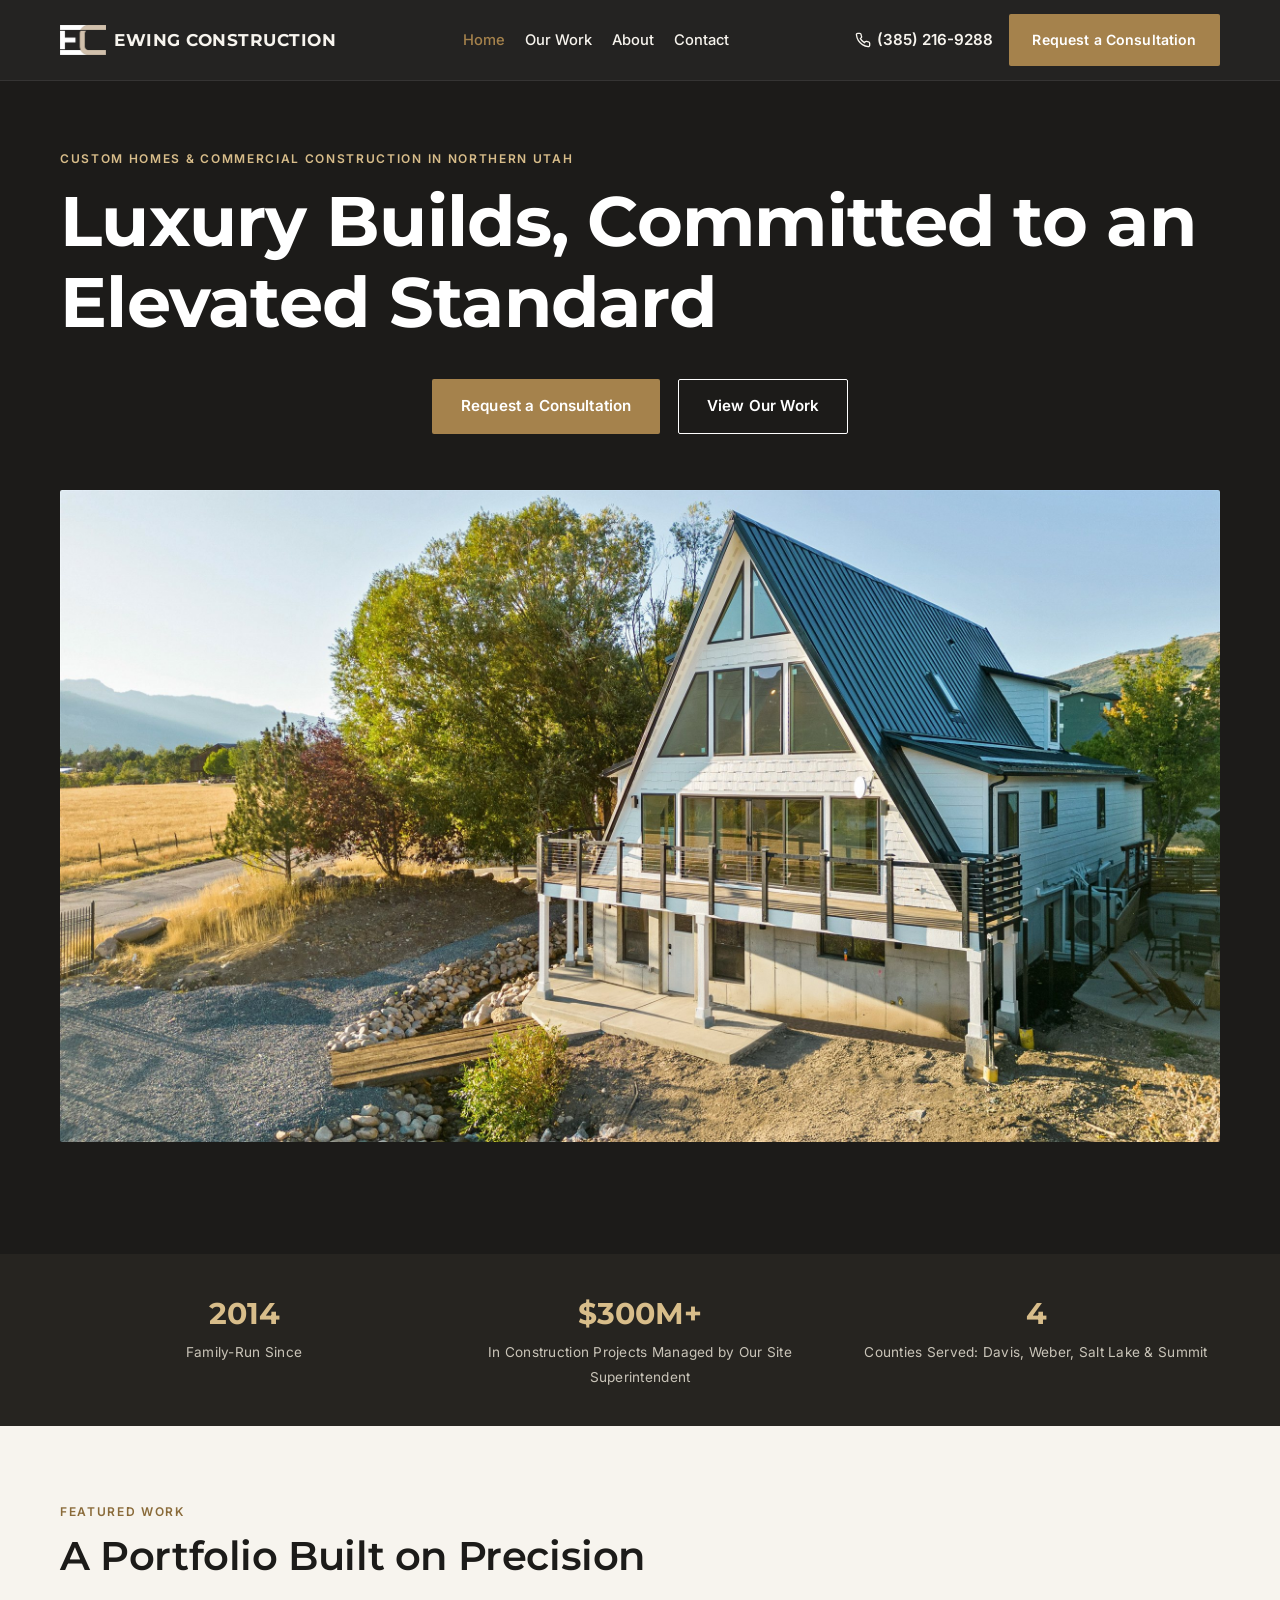
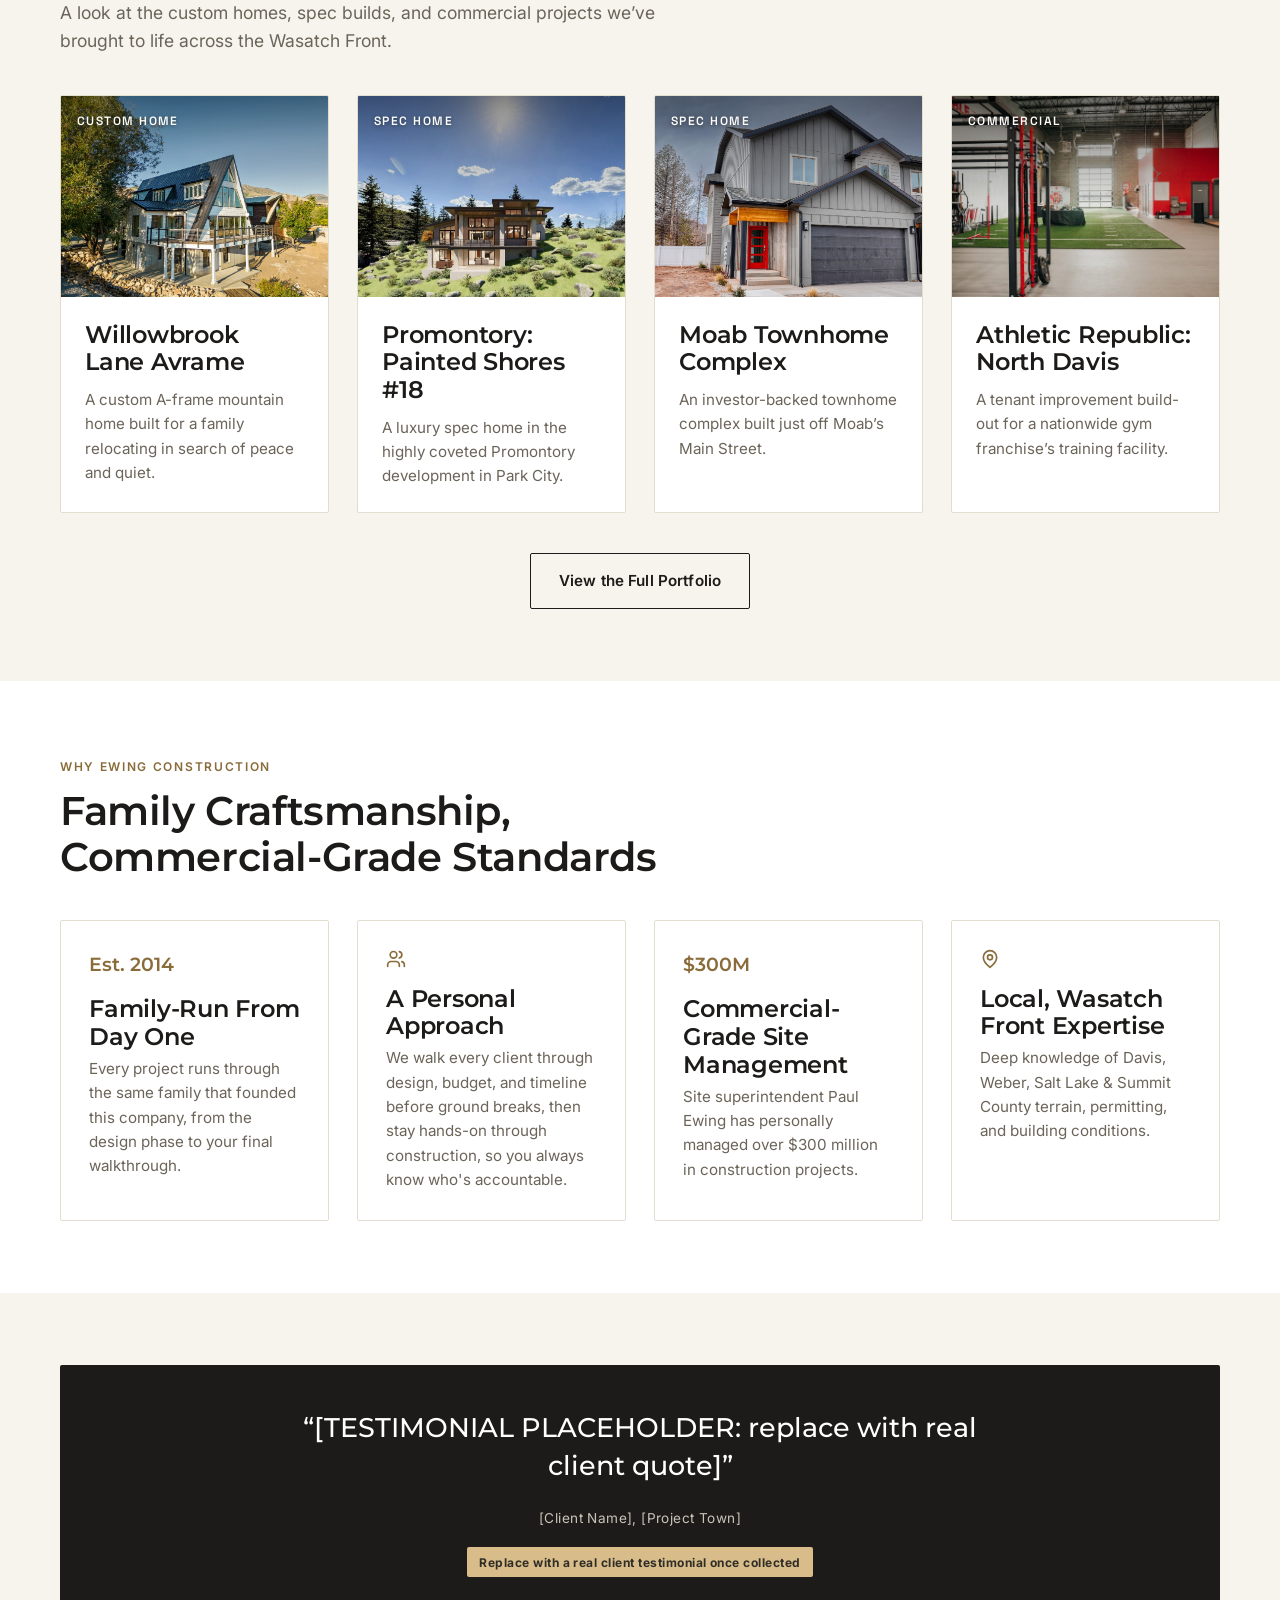
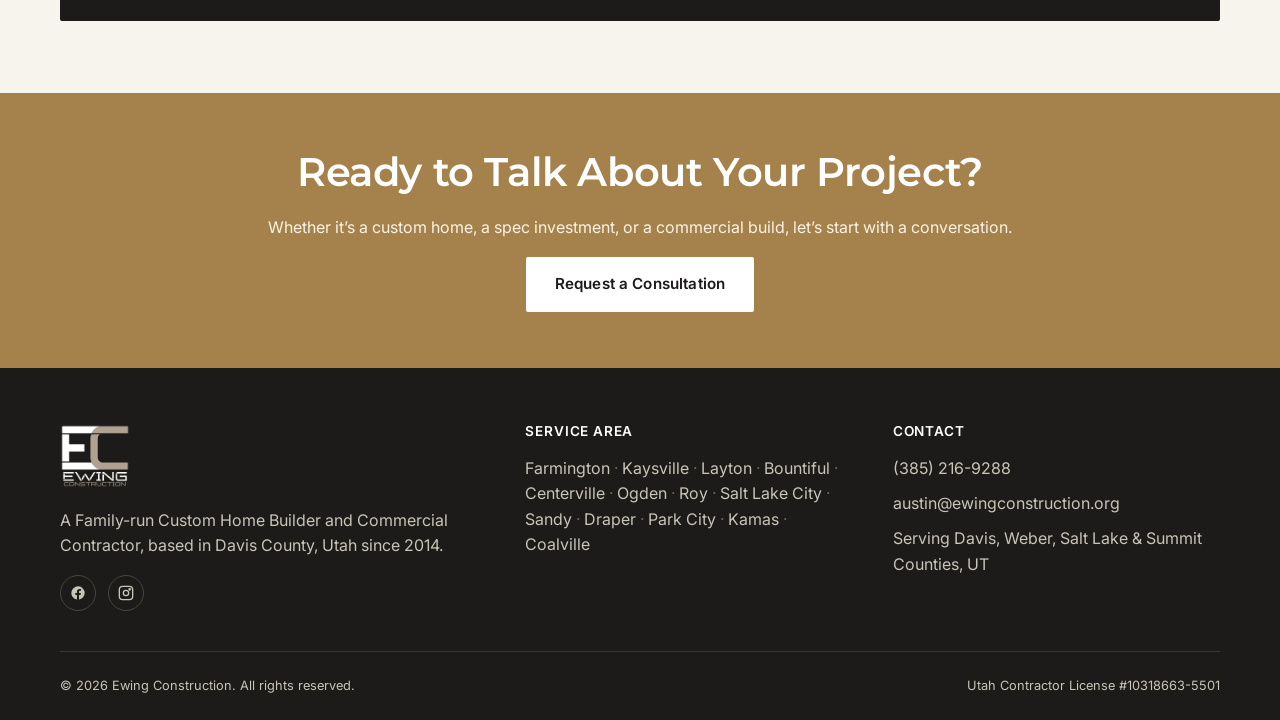
<file: index.html>
<!doctype html>
<html lang="en">
<head>
<meta charset="UTF-8">
<meta name="viewport" content="width=device-width, initial-scale=1.0">
<title>Custom Luxury Home Builder in Davis &amp; Summit County, UT | Ewing Construction</title>
<meta name="description" content="Ewing Construction is a family-run custom home and commercial builder serving Davis, Weber, Salt Lake &amp; Summit County, Utah. Led by Austin Ewing, with $300M+ in construction project management experience on our team.">
<link rel="icon" type="image/png" href="images/favicon-32.png">
<link rel="apple-touch-icon" href="images/apple-touch-icon.png">
<link rel="preconnect" href="https://fonts.googleapis.com">
<link rel="preconnect" href="https://fonts.gstatic.com" crossorigin>
<link href="https://fonts.googleapis.com/css2?family=Montserrat:wght@500;600;700&family=Space+Grotesk:wght@500;600;700&family=Inter:wght@400;500;600;700&display=swap" rel="stylesheet">
<link rel="stylesheet" href="css/style.css">
</head>
<body>

<header class="site-header">
  <div class="header-inner">
    <a href="index.html" class="logo"><span class="logo-icon"><img src="images/logo-icon-transparent.png" alt=""></span><span class="logo-text">EWING <span class="accent">CONSTRUCTION</span></span></a>
    <nav class="main-nav" aria-label="Primary">
      <ul>
        <li><a href="index.html" aria-current="page">Home</a></li>
        <li><a href="portfolio.html">Our Work</a></li>
        <li><a href="about.html">About</a></li>
        <li><a href="contact.html">Contact</a></li>
      </ul>
    </nav>
    <div class="header-actions">
      <a class="header-phone" href="tel:+13852169288">
        <svg width="16" height="16" viewBox="0 0 24 24" fill="none" stroke="currentColor" stroke-width="2"><path d="M22 16.92v3a2 2 0 0 1-2.18 2 19.79 19.79 0 0 1-8.63-3.07 19.5 19.5 0 0 1-6-6 19.79 19.79 0 0 1-3.07-8.67A2 2 0 0 1 4.11 2h3a2 2 0 0 1 2 1.72c.127.96.362 1.903.7 2.81a2 2 0 0 1-.45 2.11L8.09 9.91a16 16 0 0 0 6 6l1.27-1.27a2 2 0 0 1 2.11-.45c.907.338 1.85.573 2.81.7A2 2 0 0 1 22 16.92z"/></svg>
        (385) 216-9288
      </a>
      <a href="contact.html" class="btn btn-primary">Request a Consultation</a>
      <button class="nav-toggle" aria-label="Toggle menu" aria-expanded="false"><span></span></button>
    </div>
  </div>
  <nav class="mobile-nav" aria-label="Mobile">
    <a href="index.html">Home</a>
    <a href="portfolio.html">Our Work</a>
    <a href="about.html">About</a>
    <a href="contact.html">Contact</a>
    <a class="mobile-phone" href="tel:+13852169288">(385) 216-9288</a>
    <a href="contact.html" class="btn btn-primary btn-block">Request a Consultation</a>
  </nav>
</header>

<main>

  <!-- Hero -->
  <section class="hero" style="padding-top:0;">
    <div class="container hero-content">
      <span class="eyebrow">Custom Homes &amp; Commercial Construction in Northern Utah</span>
      <h1>Luxury Builds, Committed to an Elevated Standard</h1>
      <div class="hero-ctas">
        <a href="contact.html" class="btn btn-primary">Request a Consultation</a>
        <a href="portfolio.html" class="btn btn-outline" style="color:#fff;">View Our Work</a>
      </div>
    </div>
    <div class="container" style="padding-bottom:2.5rem;">
      <img class="hero-photo" src="images/hero-eden-avrame.jpg" alt="Custom Avrame A-frame mountain home at golden hour in Eden, Utah, built by Ewing Construction">
    </div>
  </section>

  <!-- Trust bar -->
  <section class="trust-bar" style="padding:2.25rem 0;">
    <div class="container trust-grid">
      <div class="trust-item">
        <span class="num">2014</span>
        <span class="label">Family-Run Since</span>
      </div>
      <div class="trust-item">
        <span class="num">$300M+</span>
        <span class="label">In Construction Projects Managed by Our Site Superintendent</span>
      </div>
      <div class="trust-item">
        <span class="num">4</span>
        <span class="label">Counties Served: Davis, Weber, Salt Lake &amp; Summit</span>
      </div>
    </div>
  </section>

  <!-- Featured Portfolio -->
  <section>
    <div class="container">
      <div class="section-head">
        <span class="eyebrow">Featured Work</span>
        <h2>A Portfolio Built on Precision</h2>
        <p class="lede">A look at the custom homes, spec builds, and commercial projects we&rsquo;ve brought to life across the Wasatch Front.</p>
      </div>
      <div class="grid grid-4">
        <article class="project-card">
          <div class="project-photo-wrap">
            <img class="project-photo" src="images/portfolio/eden-avrame/cover.jpg" alt="Custom Avrame A-frame mountain home exterior in Eden, Utah">
            <span class="project-tag-overlay">Custom Home</span>
          </div>
          <div class="project-card-body">
            <h3>Willowbrook Lane Avrame</h3>
            <p>A custom A-frame mountain home built for a family relocating in search of peace and quiet.</p>
          </div>
        </article>
        <article class="project-card">
          <div class="project-photo-wrap">
            <img class="project-photo" src="images/portfolio/painted-shores/cover.jpg" alt="Luxury spec home exterior rendering in the Promontory development, Park City, Utah">
            <span class="project-tag-overlay">Spec Home</span>
          </div>
          <div class="project-card-body">
            <h3>Promontory: Painted Shores #18</h3>
            <p>A luxury spec home in the highly coveted Promontory development in Park City.</p>
          </div>
        </article>
        <article class="project-card">
          <div class="project-photo-wrap">
            <img class="project-photo" src="images/portfolio/moab-townhomes/cover.jpg" alt="Moab Townhome Complex front entry with red door accent in Moab, Utah">
            <span class="project-tag-overlay">Spec Home</span>
          </div>
          <div class="project-card-body">
            <h3>Moab Townhome Complex</h3>
            <p>An investor-backed townhome complex built just off Moab&rsquo;s Main Street.</p>
          </div>
        </article>
        <article class="project-card">
          <div class="project-photo-wrap">
            <img class="project-photo" src="images/portfolio/athletic-republic-north-davis/cover.jpg" alt="Athletic Republic North Davis indoor turf training field in Clearfield, Utah">
            <span class="project-tag-overlay">Commercial</span>
          </div>
          <div class="project-card-body">
            <h3>Athletic Republic: North Davis</h3>
            <p>A tenant improvement build-out for a nationwide gym franchise&rsquo;s training facility.</p>
          </div>
        </article>
      </div>
      <div class="text-center" style="margin-top:2.5rem;">
        <a href="portfolio.html" class="btn btn-outline">View the Full Portfolio</a>
      </div>
    </div>
  </section>

  <!-- Why choose us -->
  <section class="section-alt">
    <div class="container">
      <div class="section-head">
        <span class="eyebrow">Why Ewing Construction</span>
        <h2>Family Craftsmanship, Commercial-Grade Standards</h2>
      </div>
      <div class="grid grid-4">
        <div class="feature-item">
          <div class="icon icon-bare">Est. 2014</div>
          <h3>Family-Run From Day One</h3>
          <p>Every project runs through the same family that founded this company, from the design phase to your final walkthrough.</p>
        </div>
        <div class="feature-item">
          <div class="icon icon-bare"><svg width="20" height="20" viewBox="0 0 24 24" fill="none" stroke="currentColor" stroke-width="2" stroke-linecap="round" stroke-linejoin="round"><path d="M16 21v-2a4 4 0 0 0-4-4H6a4 4 0 0 0-4 4v2"/><circle cx="9" cy="7" r="4"/><path d="M22 21v-2a4 4 0 0 0-3-3.87"/><path d="M16 3.13a4 4 0 0 1 0 7.75"/></svg></div>
          <h3>A Personal Approach</h3>
          <p>We walk every client through design, budget, and timeline before ground breaks, then stay hands-on through construction, so you always know who's accountable.</p>
        </div>
        <div class="feature-item">
          <div class="icon icon-bare">$300M</div>
          <h3>Commercial-Grade Site Management</h3>
          <p>Site superintendent Paul Ewing has personally managed over $300 million in construction projects.</p>
        </div>
        <div class="feature-item">
          <div class="icon icon-bare"><svg width="20" height="20" viewBox="0 0 24 24" fill="none" stroke="currentColor" stroke-width="2" stroke-linecap="round" stroke-linejoin="round"><path d="M20 10c0 6-8 12-8 12s-8-6-8-12a8 8 0 0 1 16 0z"/><circle cx="12" cy="10" r="3"/></svg></div>
          <h3>Local, Wasatch Front Expertise</h3>
          <p>Deep knowledge of Davis, Weber, Salt Lake &amp; Summit County terrain, permitting, and building conditions.</p>
        </div>
      </div>
    </div>
  </section>

  <!-- Testimonial -->
  <section>
    <div class="container">
      <div class="testimonial">
        <blockquote>&ldquo;[TESTIMONIAL PLACEHOLDER: replace with real client quote]&rdquo;</blockquote>
        <cite>[Client Name], [Project Town]</cite>
        <div><span class="placeholder-note">Replace with a real client testimonial once collected</span></div>
      </div>
    </div>
  </section>

  <!-- CTA band -->
  <section class="cta-band">
    <div class="container">
      <h2>Ready to Talk About Your Project?</h2>
      <p>Whether it&rsquo;s a custom home, a spec investment, or a commercial build, let&rsquo;s start with a conversation.</p>
      <a href="contact.html" class="btn btn-light">Request a Consultation</a>
    </div>
  </section>

</main>

<footer class="site-footer">
  <div class="container">
    <div class="footer-grid">
      <div>
        <a href="index.html" class="footer-logo footer-logo-img"><img src="images/logo-transparent.png" alt="Ewing Construction"></a>
        <p>A Family-run Custom Home Builder and Commercial Contractor, based in Davis County, Utah since 2014.</p>
        <!-- PLACEHOLDER: replace # with real social profile URLs -->
        <div class="footer-social">
          <a href="#" aria-label="Ewing Construction on Facebook">
            <svg width="16" height="16" viewBox="0 0 24 24" fill="currentColor"><path d="M22 12a10 10 0 1 0-11.56 9.88v-6.99H7.9V12h2.54V9.8c0-2.5 1.49-3.89 3.78-3.89 1.1 0 2.24.2 2.24.2v2.46h-1.26c-1.24 0-1.63.77-1.63 1.56V12h2.78l-.44 2.89h-2.34v6.99A10 10 0 0 0 22 12z"/></svg>
          </a>
          <a href="#" aria-label="Ewing Construction on Instagram">
            <svg width="16" height="16" viewBox="0 0 24 24" fill="none" stroke="currentColor" stroke-width="2"><rect x="2" y="2" width="20" height="20" rx="5"/><circle cx="12" cy="12" r="4"/><circle cx="17.5" cy="6.5" r="1"/></svg>
          </a>
        </div>
      </div>
      <div>
        <h4>Service Area</h4>
        <ul class="footer-service-areas">
          <li>Farmington</li><li>Kaysville</li><li>Layton</li><li>Bountiful</li><li>Centerville</li><li>Ogden</li><li>Roy</li><li>Salt Lake City</li><li>Sandy</li><li>Draper</li><li>Park City</li><li>Kamas</li><li>Coalville</li>
        </ul>
      </div>
      <div>
        <h4>Contact</h4>
        <ul class="footer-links">
          <li><a href="tel:+13852169288">(385) 216-9288</a></li>
          <li><a href="mailto:austin@ewingconstruction.org">austin@ewingconstruction.org</a></li>
          <li>Serving Davis, Weber, Salt Lake &amp; Summit Counties, UT</li>
        </ul>
      </div>
    </div>
    <div class="footer-bottom">
      <span>&copy; <span data-current-year>2026</span> Ewing Construction. All rights reserved.</span>
      <span>Utah Contractor License #10318663-5501</span>
    </div>
  </div>
</footer>

<script src="js/main.js"></script>
</body>
</html>
</file>
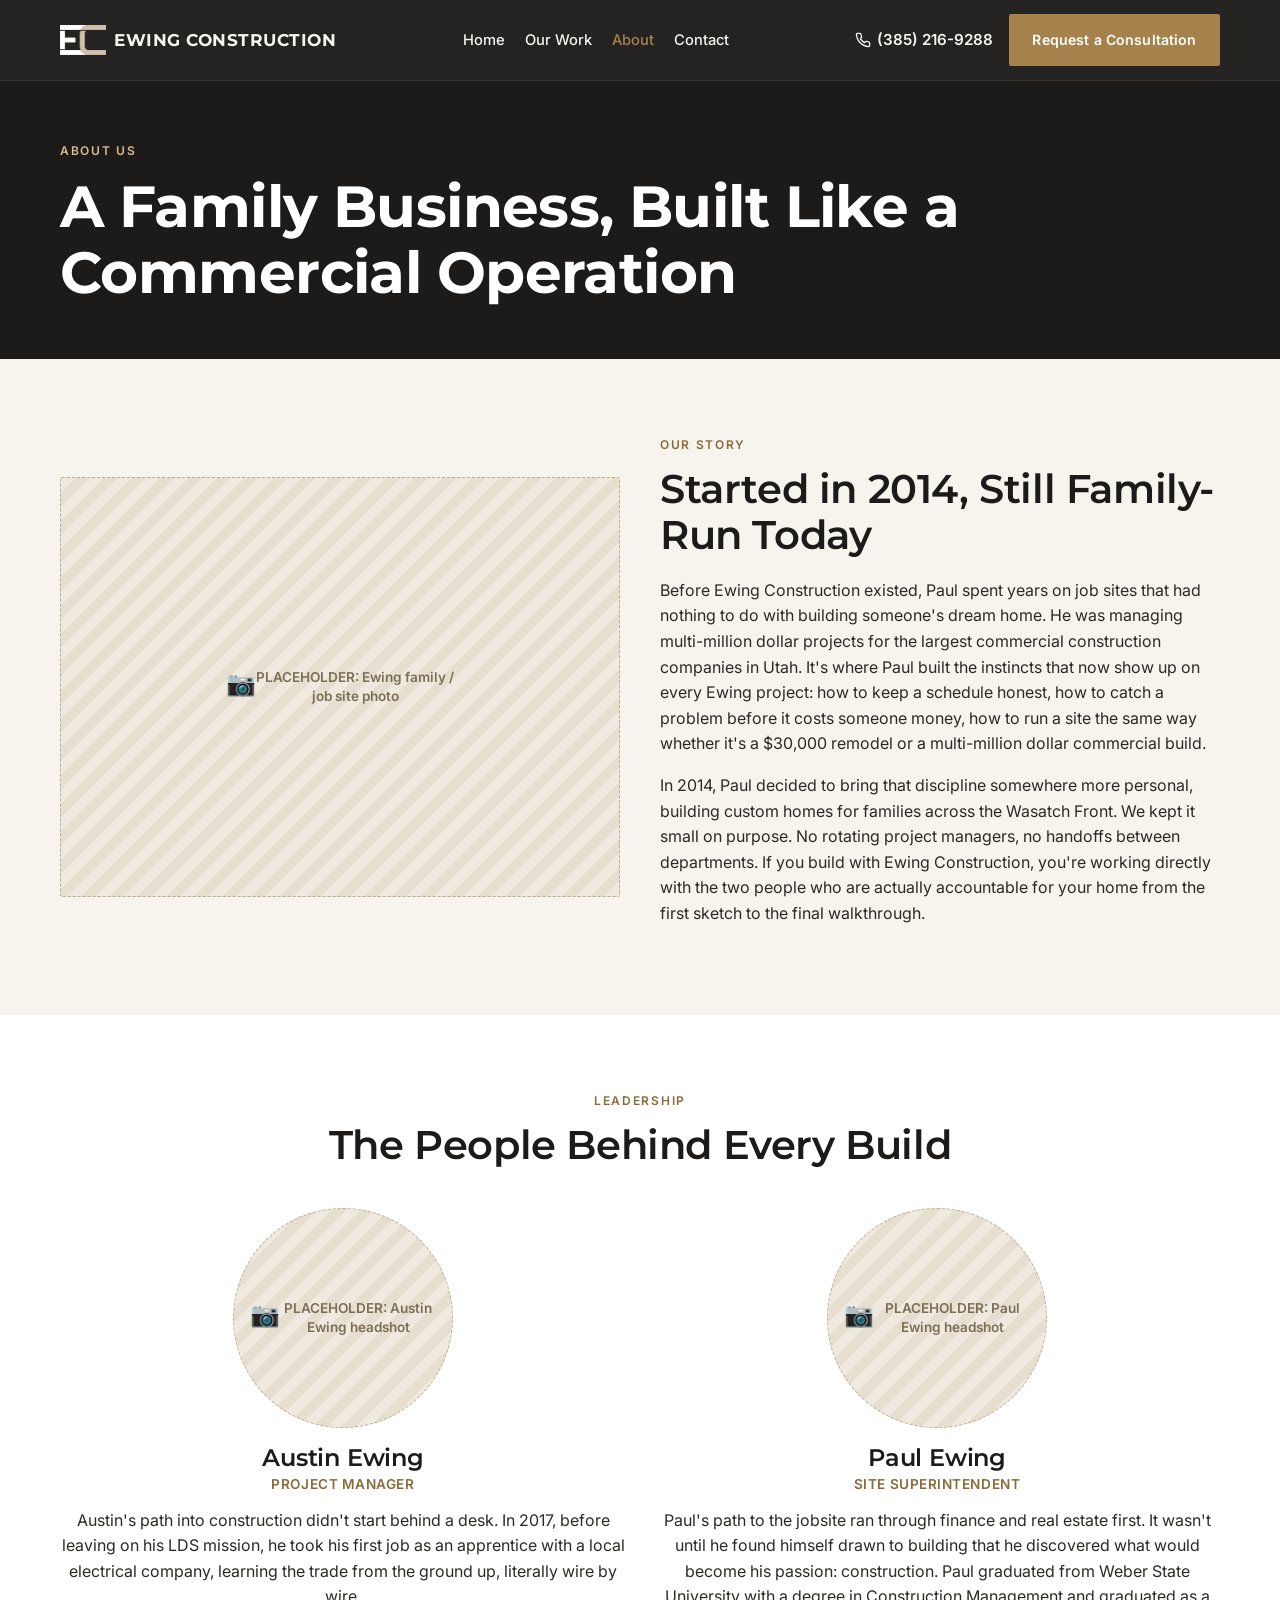
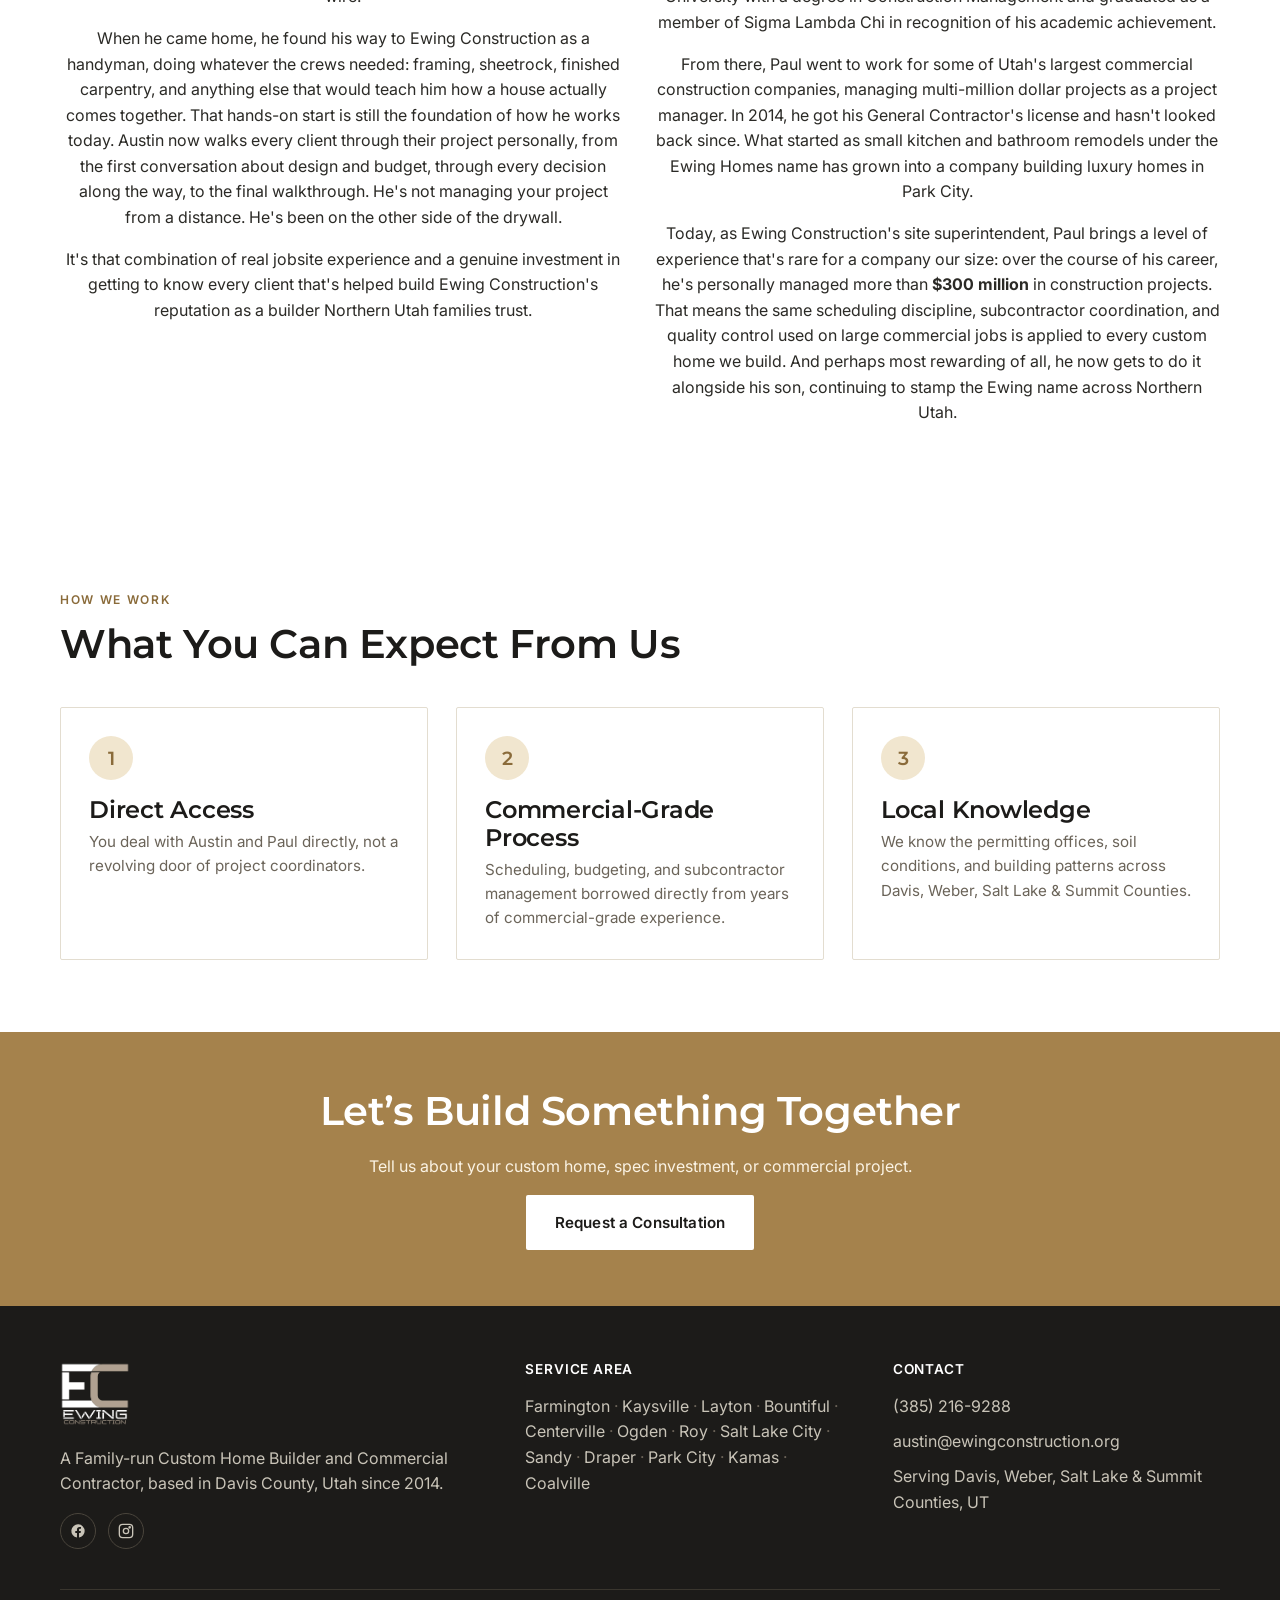
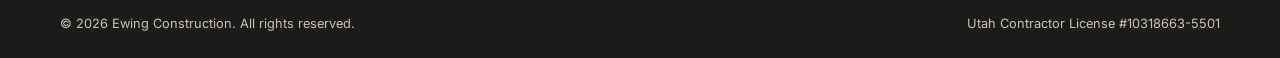
<file: about.html>
<!doctype html>
<html lang="en">
<head>
<meta charset="UTF-8">
<meta name="viewport" content="width=device-width, initial-scale=1.0">
<title>About Us | Family-Run Custom Home Builder | Ewing Construction</title>
<meta name="description" content="Meet the family behind Ewing Construction: Austin Ewing leads client relationships, and site superintendent Paul Ewing brings years of commercial-grade experience to every home we build.">
<link rel="icon" type="image/png" href="images/favicon-32.png">
<link rel="apple-touch-icon" href="images/apple-touch-icon.png">
<link rel="preconnect" href="https://fonts.googleapis.com">
<link rel="preconnect" href="https://fonts.gstatic.com" crossorigin>
<link href="https://fonts.googleapis.com/css2?family=Montserrat:wght@500;600;700&family=Inter:wght@400;500;600;700&display=swap" rel="stylesheet">
<link rel="stylesheet" href="css/style.css">
</head>
<body>

<header class="site-header">
  <div class="header-inner">
    <a href="index.html" class="logo"><span class="logo-icon"><img src="images/logo-icon-transparent.png" alt=""></span><span class="logo-text">EWING <span class="accent">CONSTRUCTION</span></span></a>
    <nav class="main-nav" aria-label="Primary">
      <ul>
        <li><a href="index.html">Home</a></li>
        <li><a href="portfolio.html">Our Work</a></li>
        <li><a href="about.html" aria-current="page">About</a></li>
        <li><a href="contact.html">Contact</a></li>
      </ul>
    </nav>
    <div class="header-actions">
      <a class="header-phone" href="tel:+13852169288">
        <svg width="16" height="16" viewBox="0 0 24 24" fill="none" stroke="currentColor" stroke-width="2"><path d="M22 16.92v3a2 2 0 0 1-2.18 2 19.79 19.79 0 0 1-8.63-3.07 19.5 19.5 0 0 1-6-6 19.79 19.79 0 0 1-3.07-8.67A2 2 0 0 1 4.11 2h3a2 2 0 0 1 2 1.72c.127.96.362 1.903.7 2.81a2 2 0 0 1-.45 2.11L8.09 9.91a16 16 0 0 0 6 6l1.27-1.27a2 2 0 0 1 2.11-.45c.907.338 1.85.573 2.81.7A2 2 0 0 1 22 16.92z"/></svg>
        (385) 216-9288
      </a>
      <a href="contact.html" class="btn btn-primary">Request a Consultation</a>
      <button class="nav-toggle" aria-label="Toggle menu" aria-expanded="false"><span></span></button>
    </div>
  </div>
  <nav class="mobile-nav" aria-label="Mobile">
    <a href="index.html">Home</a>
    <a href="portfolio.html">Our Work</a>
    <a href="about.html">About</a>
    <a href="contact.html">Contact</a>
    <a class="mobile-phone" href="tel:+13852169288">(385) 216-9288</a>
    <a href="contact.html" class="btn btn-primary btn-block">Request a Consultation</a>
  </nav>
</header>

<main>

  <section class="page-hero">
    <div class="container">
      <span class="eyebrow">About Us</span>
      <h1>A Family Business, Built Like a Commercial Operation</h1>
    </div>
  </section>

  <!-- Our story -->
  <section>
    <div class="container">
      <div class="split">
        <div>
          <!-- PLACEHOLDER: Photo of the Ewing family / founding story -->
          <div class="placeholder-img ph-4x3" role="img" aria-label="Placeholder for photo of the Ewing family on a job site"><span>PLACEHOLDER: Ewing family / job site photo</span></div>
        </div>
        <div>
          <span class="eyebrow">Our Story</span>
          <h2>Started in 2014, Still Family-Run Today</h2>
          <p>Before Ewing Construction existed, Paul spent years on job sites that had nothing to do with building someone's dream home. He was managing multi-million dollar projects for the largest commercial construction companies in Utah. It's where Paul built the instincts that now show up on every Ewing project: how to keep a schedule honest, how to catch a problem before it costs someone money, how to run a site the same way whether it's a $30,000 remodel or a multi-million dollar commercial build.</p>
          <p>In 2014, Paul decided to bring that discipline somewhere more personal, building custom homes for families across the Wasatch Front. We kept it small on purpose. No rotating project managers, no handoffs between departments. If you build with Ewing Construction, you're working directly with the two people who are actually accountable for your home from the first sketch to the final walkthrough.</p>
        </div>
      </div>
    </div>
  </section>

  <!-- Team -->
  <section class="section-alt">
    <div class="container">
      <div class="section-head center">
        <span class="eyebrow">Leadership</span>
        <h2>The People Behind Every Build</h2>
      </div>
      <div class="grid grid-2">
        <div class="team-card">
          <!-- PLACEHOLDER: Photo of Austin Ewing -->
          <div class="placeholder-img ph-1x1" role="img" aria-label="Placeholder for headshot of Austin Ewing"><span>PLACEHOLDER: Austin Ewing headshot</span></div>
          <h3>Austin Ewing</h3>
          <span class="role">Project Manager</span>
          <p>Austin's path into construction didn't start behind a desk. In 2017, before leaving on his LDS mission, he took his first job as an apprentice with a local electrical company, learning the trade from the ground up, literally wire by wire.</p>
          <p>When he came home, he found his way to Ewing Construction as a handyman, doing whatever the crews needed: framing, sheetrock, finished carpentry, and anything else that would teach him how a house actually comes together. That hands-on start is still the foundation of how he works today. Austin now walks every client through their project personally, from the first conversation about design and budget, through every decision along the way, to the final walkthrough. He's not managing your project from a distance. He's been on the other side of the drywall.</p>
          <p>It's that combination of real jobsite experience and a genuine investment in getting to know every client that's helped build Ewing Construction's reputation as a builder Northern Utah families trust.</p>
        </div>
        <div class="team-card">
          <!-- PLACEHOLDER: Photo of Paul Ewing -->
          <div class="placeholder-img ph-1x1" role="img" aria-label="Placeholder for headshot of Paul Ewing"><span>PLACEHOLDER: Paul Ewing headshot</span></div>
          <h3>Paul Ewing</h3>
          <span class="role">Site Superintendent</span>
          <p>Paul's path to the jobsite ran through finance and real estate first. It wasn't until he found himself drawn to building that he discovered what would become his passion: construction. Paul graduated from Weber State University with a degree in Construction Management and graduated as a member of Sigma Lambda Chi in recognition of his academic achievement.</p>
          <p>From there, Paul went to work for some of Utah's largest commercial construction companies, managing multi-million dollar projects as a project manager. In 2014, he got his General Contractor's license and hasn't looked back since. What started as small kitchen and bathroom remodels under the Ewing Homes name has grown into a company building luxury homes in Park City.</p>
          <p>Today, as Ewing Construction's site superintendent, Paul brings a level of experience that's rare for a company our size: over the course of his career, he's personally managed more than <strong>$300 million</strong> in construction projects. That means the same scheduling discipline, subcontractor coordination, and quality control used on large commercial jobs is applied to every custom home we build. And perhaps most rewarding of all, he now gets to do it alongside his son, continuing to stamp the Ewing name across Northern Utah.</p>
        </div>
      </div>
    </div>
  </section>

  <!-- Values -->
  <section class="section-alt">
    <div class="container">
      <div class="section-head">
        <span class="eyebrow">How We Work</span>
        <h2>What You Can Expect From Us</h2>
      </div>
      <div class="grid grid-3">
        <div class="feature-item">
          <div class="icon">1</div>
          <h3>Direct Access</h3>
          <p>You deal with Austin and Paul directly, not a revolving door of project coordinators.</p>
        </div>
        <div class="feature-item">
          <div class="icon">2</div>
          <h3>Commercial-Grade Process</h3>
          <p>Scheduling, budgeting, and subcontractor management borrowed directly from years of commercial-grade experience.</p>
        </div>
        <div class="feature-item">
          <div class="icon">3</div>
          <h3>Local Knowledge</h3>
          <p>We know the permitting offices, soil conditions, and building patterns across Davis, Weber, Salt Lake &amp; Summit Counties.</p>
        </div>
      </div>
    </div>
  </section>

  <section class="cta-band">
    <div class="container">
      <h2>Let&rsquo;s Build Something Together</h2>
      <p>Tell us about your custom home, spec investment, or commercial project.</p>
      <a href="contact.html" class="btn btn-light">Request a Consultation</a>
    </div>
  </section>

</main>

<footer class="site-footer">
  <div class="container">
    <div class="footer-grid">
      <div>
        <a href="index.html" class="footer-logo footer-logo-img"><img src="images/logo-transparent.png" alt="Ewing Construction"></a>
        <p>A Family-run Custom Home Builder and Commercial Contractor, based in Davis County, Utah since 2014.</p>
        <div class="footer-social">
          <a href="#" aria-label="Ewing Construction on Facebook">
            <svg width="16" height="16" viewBox="0 0 24 24" fill="currentColor"><path d="M22 12a10 10 0 1 0-11.56 9.88v-6.99H7.9V12h2.54V9.8c0-2.5 1.49-3.89 3.78-3.89 1.1 0 2.24.2 2.24.2v2.46h-1.26c-1.24 0-1.63.77-1.63 1.56V12h2.78l-.44 2.89h-2.34v6.99A10 10 0 0 0 22 12z"/></svg>
          </a>
          <a href="#" aria-label="Ewing Construction on Instagram">
            <svg width="16" height="16" viewBox="0 0 24 24" fill="none" stroke="currentColor" stroke-width="2"><rect x="2" y="2" width="20" height="20" rx="5"/><circle cx="12" cy="12" r="4"/><circle cx="17.5" cy="6.5" r="1"/></svg>
          </a>
        </div>
      </div>
      <div>
        <h4>Service Area</h4>
        <ul class="footer-service-areas">
          <li>Farmington</li><li>Kaysville</li><li>Layton</li><li>Bountiful</li><li>Centerville</li><li>Ogden</li><li>Roy</li><li>Salt Lake City</li><li>Sandy</li><li>Draper</li><li>Park City</li><li>Kamas</li><li>Coalville</li>
        </ul>
      </div>
      <div>
        <h4>Contact</h4>
        <ul class="footer-links">
          <li><a href="tel:+13852169288">(385) 216-9288</a></li>
          <li><a href="mailto:austin@ewingconstruction.org">austin@ewingconstruction.org</a></li>
          <li>Serving Davis, Weber, Salt Lake &amp; Summit Counties, UT</li>
        </ul>
      </div>
    </div>
    <div class="footer-bottom">
      <span>&copy; <span data-current-year>2026</span> Ewing Construction. All rights reserved.</span>
      <span>Utah Contractor License #10318663-5501</span>
    </div>
  </div>
</footer>

<script src="js/main.js"></script>
</body>
</html>
</file>
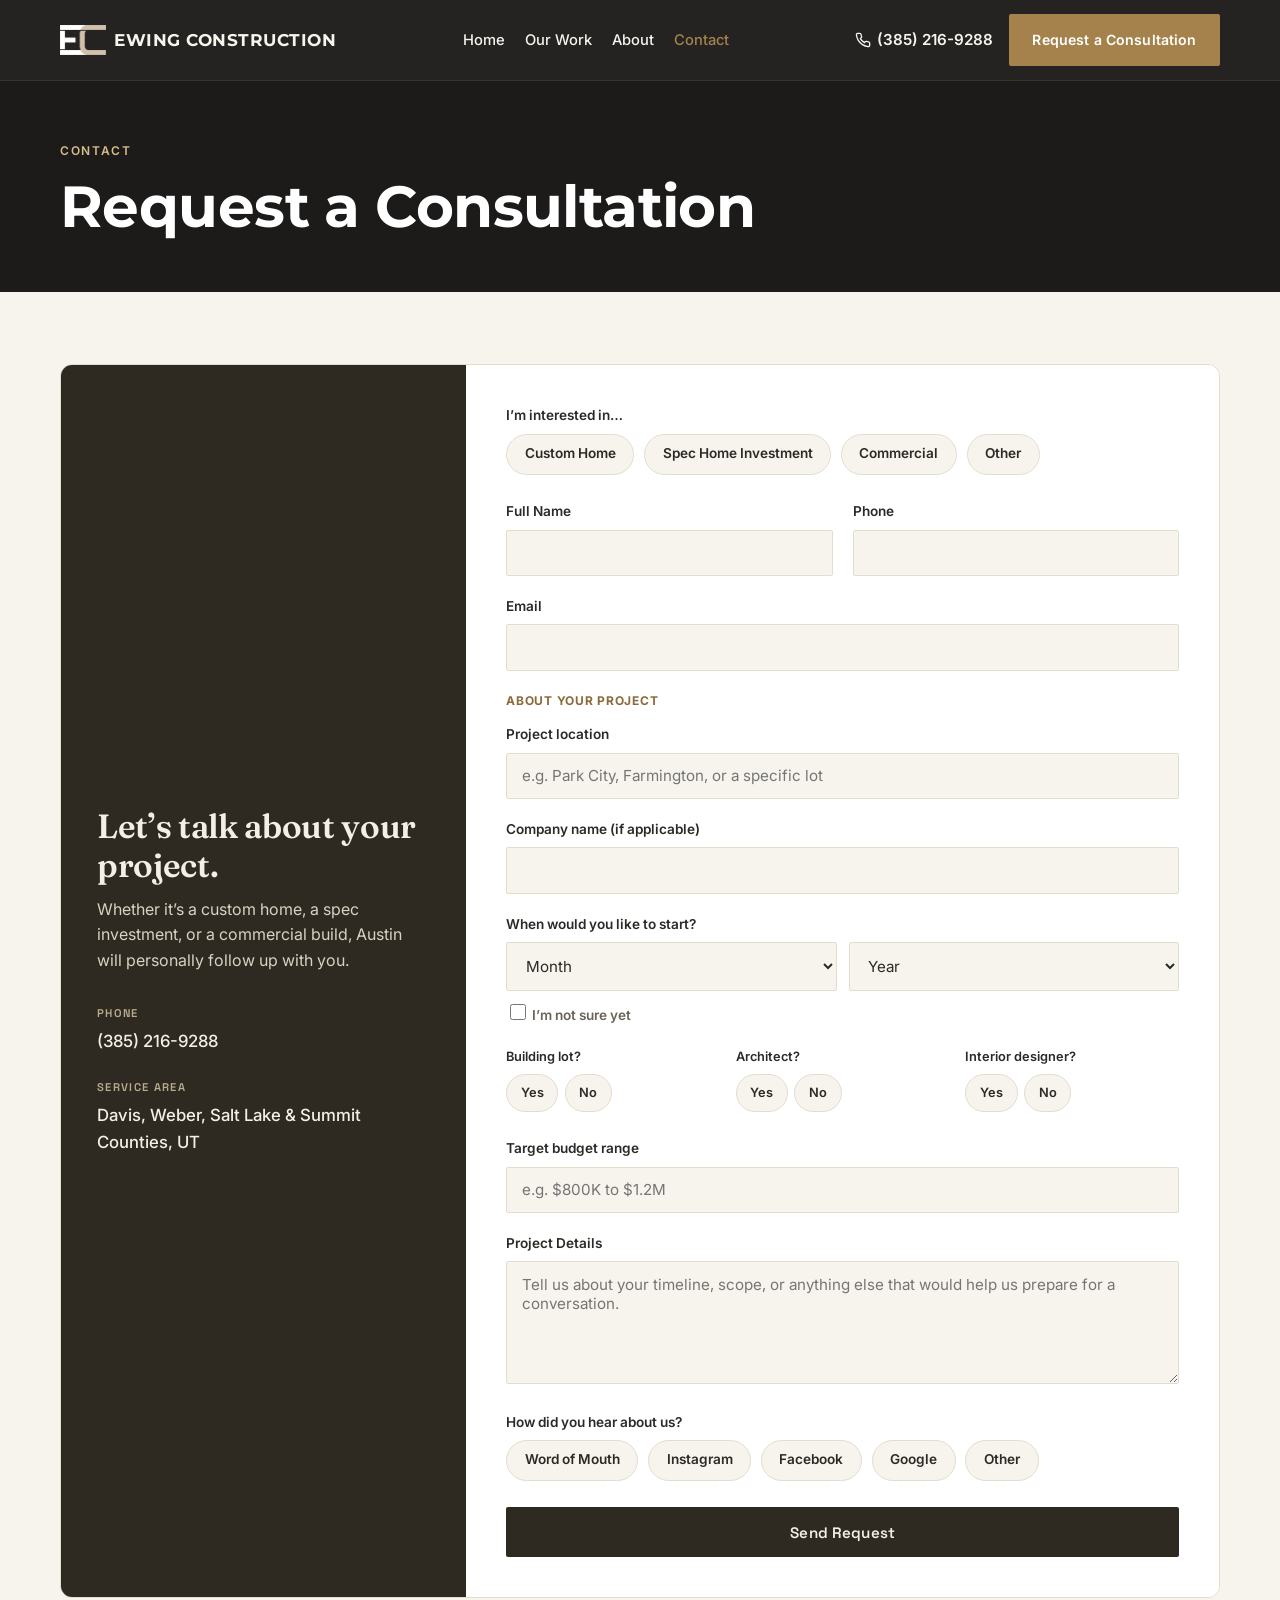
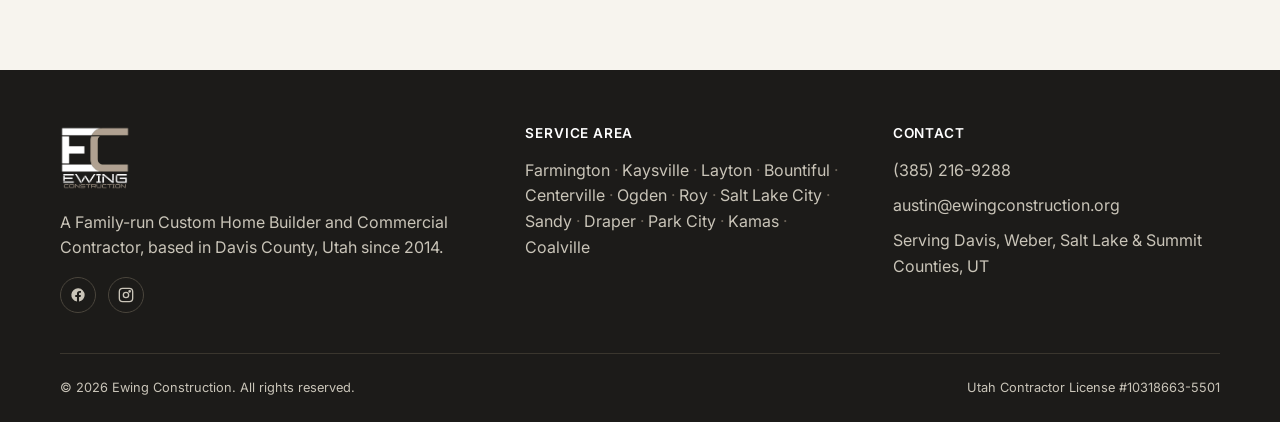
<file: contact.html>
<!doctype html>
<html lang="en">
<head>
<meta charset="UTF-8">
<meta name="viewport" content="width=device-width, initial-scale=1.0">
<title>Contact Us | Request a Consultation | Ewing Construction</title>
<meta name="description" content="Request a consultation with Ewing Construction for your custom home, spec home investment, or commercial construction project in Davis, Weber, Salt Lake &amp; Summit County, Utah.">
<link rel="icon" type="image/png" href="images/favicon-32.png">
<link rel="apple-touch-icon" href="images/apple-touch-icon.png">
<link rel="preconnect" href="https://fonts.googleapis.com">
<link rel="preconnect" href="https://fonts.gstatic.com" crossorigin>
<link href="https://fonts.googleapis.com/css2?family=Fraunces:wght@600&family=Montserrat:wght@500;600;700&family=Space+Grotesk:wght@500;600;700&family=Inter:wght@400;500;600;700&display=swap" rel="stylesheet">
<link rel="stylesheet" href="css/style.css">
</head>
<body>

<header class="site-header">
  <div class="header-inner">
    <a href="index.html" class="logo"><span class="logo-icon"><img src="images/logo-icon-transparent.png" alt=""></span><span class="logo-text">EWING <span class="accent">CONSTRUCTION</span></span></a>
    <nav class="main-nav" aria-label="Primary">
      <ul>
        <li><a href="index.html">Home</a></li>
        <li><a href="portfolio.html">Our Work</a></li>
        <li><a href="about.html">About</a></li>
        <li><a href="contact.html" aria-current="page">Contact</a></li>
      </ul>
    </nav>
    <div class="header-actions">
      <a class="header-phone" href="tel:+13852169288">
        <svg width="16" height="16" viewBox="0 0 24 24" fill="none" stroke="currentColor" stroke-width="2"><path d="M22 16.92v3a2 2 0 0 1-2.18 2 19.79 19.79 0 0 1-8.63-3.07 19.5 19.5 0 0 1-6-6 19.79 19.79 0 0 1-3.07-8.67A2 2 0 0 1 4.11 2h3a2 2 0 0 1 2 1.72c.127.96.362 1.903.7 2.81a2 2 0 0 1-.45 2.11L8.09 9.91a16 16 0 0 0 6 6l1.27-1.27a2 2 0 0 1 2.11-.45c.907.338 1.85.573 2.81.7A2 2 0 0 1 22 16.92z"/></svg>
        (385) 216-9288
      </a>
      <a href="contact.html" class="btn btn-primary">Request a Consultation</a>
      <button class="nav-toggle" aria-label="Toggle menu" aria-expanded="false"><span></span></button>
    </div>
  </div>
  <nav class="mobile-nav" aria-label="Mobile">
    <a href="index.html">Home</a>
    <a href="portfolio.html">Our Work</a>
    <a href="about.html">About</a>
    <a href="contact.html">Contact</a>
    <a class="mobile-phone" href="tel:+13852169288">(385) 216-9288</a>
    <a href="contact.html" class="btn btn-primary btn-block">Request a Consultation</a>
  </nav>
</header>

<main>

  <section class="page-hero">
    <div class="container">
      <span class="eyebrow">Contact</span>
      <h1>Request a Consultation</h1>
    </div>
  </section>

  <section>
    <div class="container">
      <div class="contact-card">

        <!-- Left: info panel -->
        <div class="contact-panel">
          <!-- PLACEHOLDER: future jobsite photo or EC logo mark watermark -->
          <div class="contact-panel-content">
            <h2>Let&rsquo;s talk about your project.</h2>
            <p>Whether it&rsquo;s a custom home, a spec investment, or a commercial build, Austin will personally follow up with you.</p>
            <div class="info-block">
              <span class="info-label">Phone</span>
              <span class="info-value"><a href="tel:+13852169288">(385) 216-9288</a></span>
            </div>
            <div class="info-block">
              <span class="info-label">Service Area</span>
              <span class="info-value">Davis, Weber, Salt Lake &amp; Summit Counties, UT</span>
            </div>
          </div>
        </div>

        <!-- Right: form -->
        <div class="contact-form-panel">
          <!--
            Netlify Forms: this form is detected automatically at deploy time
            because it has name="contact" and data-netlify="true". No signup
            or extra setup needed once this site is deployed on Netlify.
            Submissions appear in Site settings > Forms in the Netlify dashboard,
            and you can turn on email notifications there to get them by email.
          -->
          <form name="contact" method="POST" data-netlify="true" netlify-honeypot="bot-field" action="/thank-you.html">
            <input type="hidden" name="form-name" value="contact">
            <p class="visually-hidden">
              <label>Don&rsquo;t fill this out if you're human: <input name="bot-field"></label>
            </p>

            <div class="form-row">
              <label>I&rsquo;m interested in&hellip;</label>
              <div class="pill-group" role="radiogroup" aria-label="Project type">
                <label class="pill-option"><input type="radio" name="project_type" value="Custom Home"><span>Custom Home</span></label>
                <label class="pill-option"><input type="radio" name="project_type" value="Spec Home Investment"><span>Spec Home Investment</span></label>
                <label class="pill-option"><input type="radio" name="project_type" value="Commercial"><span>Commercial</span></label>
                <label class="pill-option"><input type="radio" name="project_type" value="Other"><span>Other</span></label>
              </div>
            </div>

            <div class="form-row-2">
              <div class="form-row">
                <label for="name">Full Name</label>
                <input type="text" id="name" name="name" required autocomplete="name">
              </div>
              <div class="form-row">
                <label for="phone">Phone</label>
                <input type="tel" id="phone" name="phone" required autocomplete="tel">
              </div>
            </div>
            <div class="form-row">
              <label for="email">Email</label>
              <input type="email" id="email" name="email" required autocomplete="email">
            </div>

            <span class="conditional-eyebrow">About Your Project</span>
            <div class="form-row">
              <label for="project_location">Project location</label>
              <input type="text" id="project_location" name="project_location" placeholder="e.g. Park City, Farmington, or a specific lot">
            </div>
            <div class="form-row">
              <label for="company">Company name (if applicable)</label>
              <input type="text" id="company" name="company" autocomplete="organization">
            </div>
            <div class="form-row">
              <label for="build_month">When would you like to start?</label>
              <div class="timeline-row">
                <select id="build_month" name="build_month" aria-label="Target start month">
                  <option value="">Month</option>
                  <option>January</option><option>February</option><option>March</option><option>April</option>
                  <option>May</option><option>June</option><option>July</option><option>August</option>
                  <option>September</option><option>October</option><option>November</option><option>December</option>
                </select>
                <select id="build_year" name="build_year" aria-label="Target start year">
                  <option value="">Year</option>
                  <option>2026</option><option>2027</option><option>2028</option><option>2029</option><option>2030</option>
                </select>
              </div>
              <label class="not-sure-check">
                <input type="checkbox" name="build_timeline_unsure" value="Yes">
                I&rsquo;m not sure yet
              </label>
            </div>
            <div class="form-row-3">
              <div class="compact-question">
                <label>Building lot?</label>
                <div class="pill-group" role="radiogroup" aria-label="Do you already have a building lot?">
                  <label class="pill-option"><input type="radio" name="has_lot" value="Yes"><span>Yes</span></label>
                  <label class="pill-option"><input type="radio" name="has_lot" value="No"><span>No</span></label>
                </div>
              </div>
              <div class="compact-question">
                <label>Architect?</label>
                <div class="pill-group" role="radiogroup" aria-label="Do you have an architect?">
                  <label class="pill-option"><input type="radio" name="has_architect" value="Yes"><span>Yes</span></label>
                  <label class="pill-option"><input type="radio" name="has_architect" value="No"><span>No</span></label>
                </div>
              </div>
              <div class="compact-question">
                <label>Interior designer?</label>
                <div class="pill-group" role="radiogroup" aria-label="Do you have an interior designer?">
                  <label class="pill-option"><input type="radio" name="has_interior_designer" value="Yes"><span>Yes</span></label>
                  <label class="pill-option"><input type="radio" name="has_interior_designer" value="No"><span>No</span></label>
                </div>
              </div>
            </div>
            <div class="form-row">
              <label for="budget_range">Target budget range</label>
              <input type="text" id="budget_range" name="budget_range" placeholder="e.g. $800K to $1.2M">
            </div>

            <div class="form-row">
              <label for="details">Project Details</label>
              <textarea id="details" name="details" rows="5" placeholder="Tell us about your timeline, scope, or anything else that would help us prepare for a conversation." required></textarea>
            </div>

            <div class="form-row">
              <label>How did you hear about us?</label>
              <div class="pill-group" role="radiogroup" aria-label="How did you hear about us?">
                <label class="pill-option"><input type="radio" name="referral_source" value="Word of Mouth"><span>Word of Mouth</span></label>
                <label class="pill-option"><input type="radio" name="referral_source" value="Instagram"><span>Instagram</span></label>
                <label class="pill-option"><input type="radio" name="referral_source" value="Facebook"><span>Facebook</span></label>
                <label class="pill-option"><input type="radio" name="referral_source" value="Google"><span>Google</span></label>
                <label class="pill-option"><input type="radio" name="referral_source" value="Other"><span>Other</span></label>
              </div>
            </div>

            <button type="submit" class="btn btn-primary btn-block">Send Request</button>
          </form>
        </div>

      </div>
    </div>
  </section>

</main>

<footer class="site-footer">
  <div class="container">
    <div class="footer-grid">
      <div>
        <a href="index.html" class="footer-logo footer-logo-img"><img src="images/logo-transparent.png" alt="Ewing Construction"></a>
        <p>A Family-run Custom Home Builder and Commercial Contractor, based in Davis County, Utah since 2014.</p>
        <div class="footer-social">
          <a href="#" aria-label="Ewing Construction on Facebook">
            <svg width="16" height="16" viewBox="0 0 24 24" fill="currentColor"><path d="M22 12a10 10 0 1 0-11.56 9.88v-6.99H7.9V12h2.54V9.8c0-2.5 1.49-3.89 3.78-3.89 1.1 0 2.24.2 2.24.2v2.46h-1.26c-1.24 0-1.63.77-1.63 1.56V12h2.78l-.44 2.89h-2.34v6.99A10 10 0 0 0 22 12z"/></svg>
          </a>
          <a href="#" aria-label="Ewing Construction on Instagram">
            <svg width="16" height="16" viewBox="0 0 24 24" fill="none" stroke="currentColor" stroke-width="2"><rect x="2" y="2" width="20" height="20" rx="5"/><circle cx="12" cy="12" r="4"/><circle cx="17.5" cy="6.5" r="1"/></svg>
          </a>
        </div>
      </div>
      <div>
        <h4>Service Area</h4>
        <ul class="footer-service-areas">
          <li>Farmington</li><li>Kaysville</li><li>Layton</li><li>Bountiful</li><li>Centerville</li><li>Ogden</li><li>Roy</li><li>Salt Lake City</li><li>Sandy</li><li>Draper</li><li>Park City</li><li>Kamas</li><li>Coalville</li>
        </ul>
      </div>
      <div>
        <h4>Contact</h4>
        <ul class="footer-links">
          <li><a href="tel:+13852169288">(385) 216-9288</a></li>
          <li><a href="mailto:austin@ewingconstruction.org">austin@ewingconstruction.org</a></li>
          <li>Serving Davis, Weber, Salt Lake &amp; Summit Counties, UT</li>
        </ul>
      </div>
    </div>
    <div class="footer-bottom">
      <span>&copy; <span data-current-year>2026</span> Ewing Construction. All rights reserved.</span>
      <span>Utah Contractor License #10318663-5501</span>
    </div>
  </div>
</footer>

<script src="js/main.js"></script>
</body>
</html>
</file>
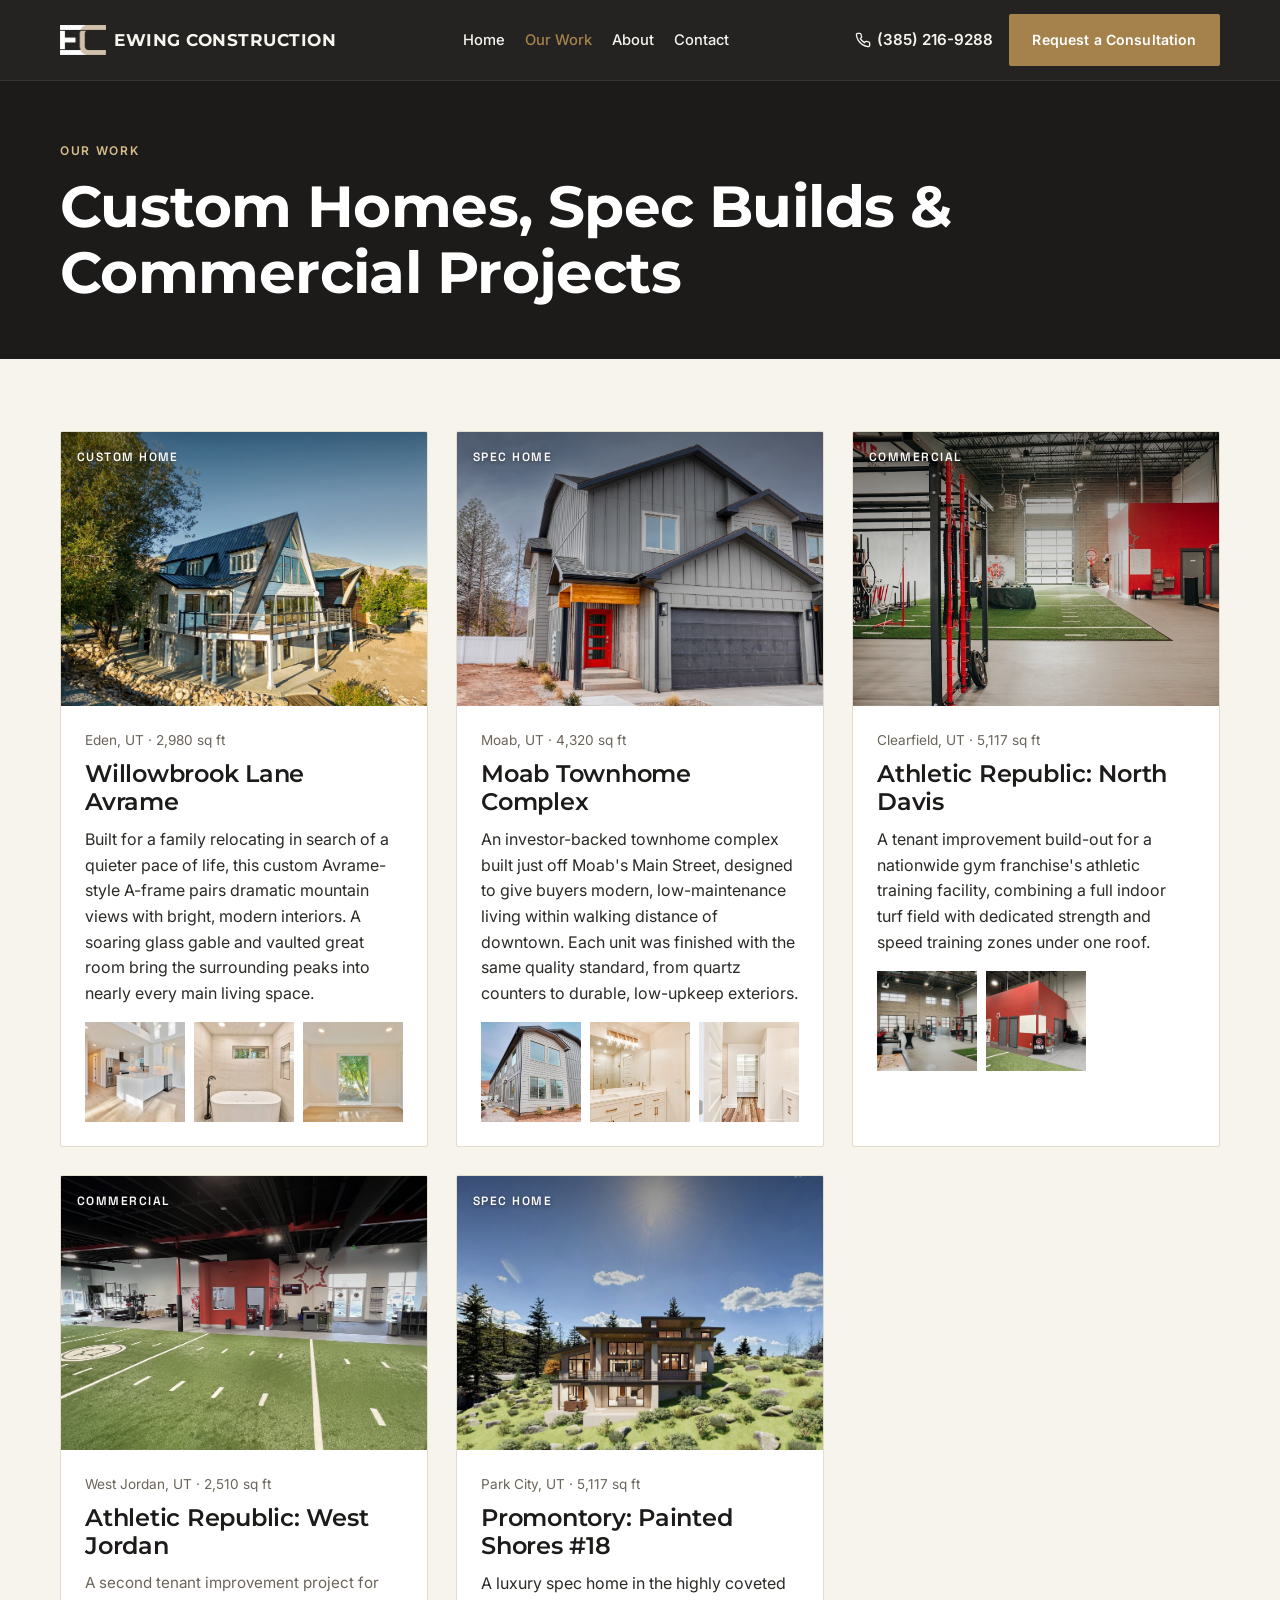
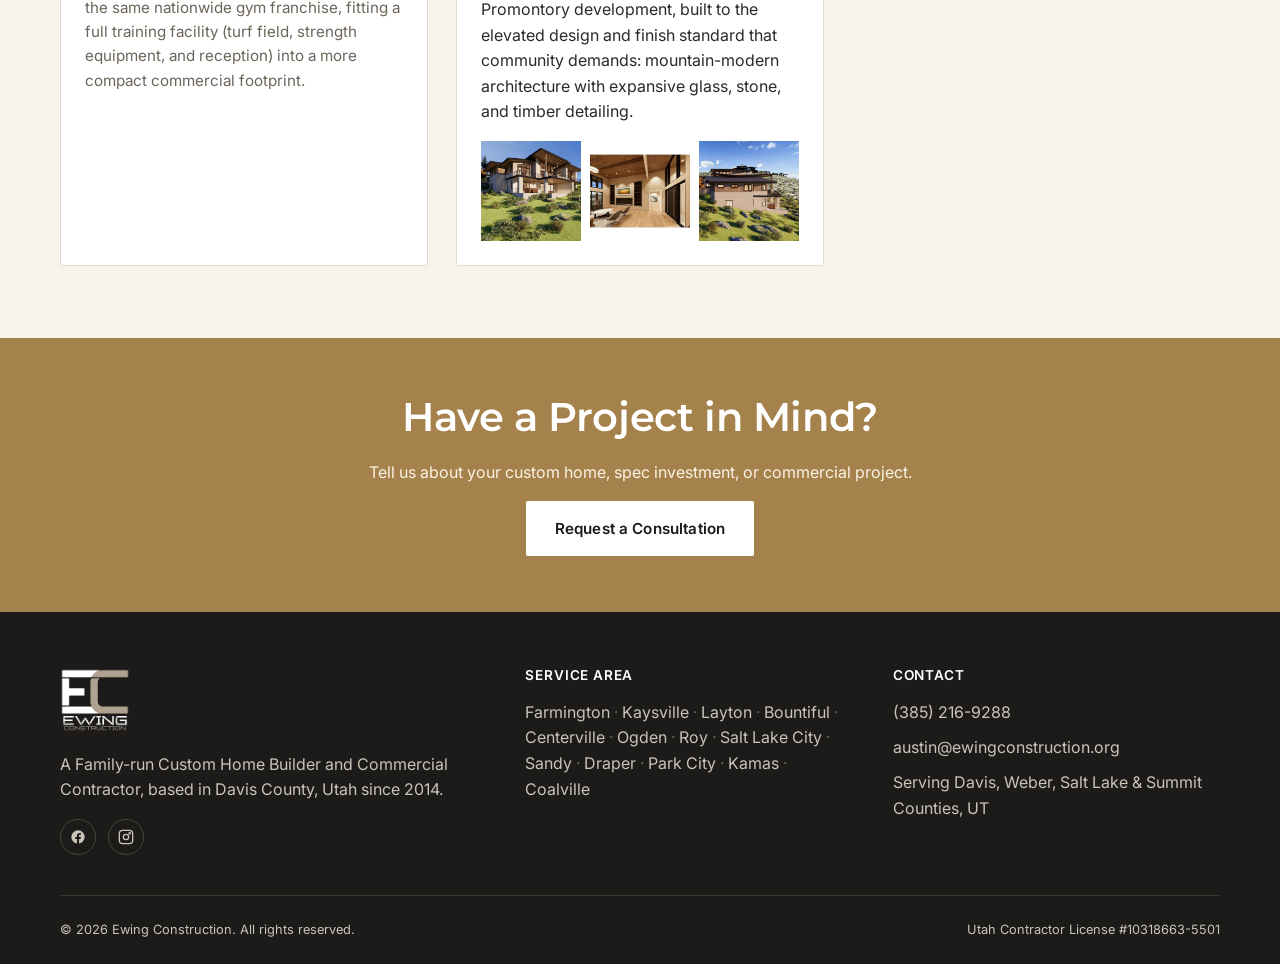
<file: portfolio.html>
<!doctype html>
<html lang="en">
<head>
<meta charset="UTF-8">
<meta name="viewport" content="width=device-width, initial-scale=1.0">
<title>Our Work | Custom Homes, Spec Homes &amp; Commercial Projects | Ewing Construction</title>
<meta name="description" content="Browse Ewing Construction's portfolio of custom homes, spec home investments, and commercial construction projects across Davis, Weber, Salt Lake &amp; Summit County, Utah.">
<link rel="icon" type="image/png" href="images/favicon-32.png">
<link rel="apple-touch-icon" href="images/apple-touch-icon.png">
<link rel="preconnect" href="https://fonts.googleapis.com">
<link rel="preconnect" href="https://fonts.gstatic.com" crossorigin>
<link href="https://fonts.googleapis.com/css2?family=Montserrat:wght@500;600;700&family=Space+Grotesk:wght@500;600;700&family=Inter:wght@400;500;600;700&display=swap" rel="stylesheet">
<link rel="stylesheet" href="css/style.css">
</head>
<body>

<header class="site-header">
  <div class="header-inner">
    <a href="index.html" class="logo"><span class="logo-icon"><img src="images/logo-icon-transparent.png" alt=""></span><span class="logo-text">EWING <span class="accent">CONSTRUCTION</span></span></a>
    <nav class="main-nav" aria-label="Primary">
      <ul>
        <li><a href="index.html">Home</a></li>
        <li><a href="portfolio.html" aria-current="page">Our Work</a></li>
        <li><a href="about.html">About</a></li>
        <li><a href="contact.html">Contact</a></li>
      </ul>
    </nav>
    <div class="header-actions">
      <a class="header-phone" href="tel:+13852169288">
        <svg width="16" height="16" viewBox="0 0 24 24" fill="none" stroke="currentColor" stroke-width="2"><path d="M22 16.92v3a2 2 0 0 1-2.18 2 19.79 19.79 0 0 1-8.63-3.07 19.5 19.5 0 0 1-6-6 19.79 19.79 0 0 1-3.07-8.67A2 2 0 0 1 4.11 2h3a2 2 0 0 1 2 1.72c.127.96.362 1.903.7 2.81a2 2 0 0 1-.45 2.11L8.09 9.91a16 16 0 0 0 6 6l1.27-1.27a2 2 0 0 1 2.11-.45c.907.338 1.85.573 2.81.7A2 2 0 0 1 22 16.92z"/></svg>
        (385) 216-9288
      </a>
      <a href="contact.html" class="btn btn-primary">Request a Consultation</a>
      <button class="nav-toggle" aria-label="Toggle menu" aria-expanded="false"><span></span></button>
    </div>
  </div>
  <nav class="mobile-nav" aria-label="Mobile">
    <a href="index.html">Home</a>
    <a href="portfolio.html">Our Work</a>
    <a href="about.html">About</a>
    <a href="contact.html">Contact</a>
    <a class="mobile-phone" href="tel:+13852169288">(385) 216-9288</a>
    <a href="contact.html" class="btn btn-primary btn-block">Request a Consultation</a>
  </nav>
</header>

<main>

  <section class="page-hero">
    <div class="container">
      <span class="eyebrow">Our Work</span>
      <h1>Custom Homes, Spec Builds &amp; Commercial Projects</h1>
    </div>
  </section>

  <section>
    <div class="container">

      <div class="grid grid-3">

        <!-- Project 1 -->
        <article class="project-card">
          <div class="project-photo-wrap">
            <img class="project-photo" src="images/portfolio/eden-avrame/cover.jpg" alt="Custom Avrame A-frame mountain home exterior in Eden, Utah">
            <span class="project-tag-overlay">Custom Home</span>
          </div>
          <div class="project-card-body">
            <div class="project-meta">Eden, UT &middot; 2,980 sq ft</div>
            <h3>Willowbrook Lane Avrame</h3>
            <p>Built for a family relocating in search of a quieter pace of life, this custom Avrame-style A-frame pairs dramatic mountain views with bright, modern interiors. A soaring glass gable and vaulted great room bring the surrounding peaks into nearly every main living space.</p>
            <div class="gallery-strip">
              <img class="project-photo-square" src="images/portfolio/eden-avrame/gallery-1.jpg" alt="Bright open kitchen with vaulted loft in the Eden Avrame custom home">
              <img class="project-photo-square" src="images/portfolio/eden-avrame/gallery-2.jpg" alt="Primary bathroom soaking tub in the Eden Avrame custom home">
              <img class="project-photo-square" src="images/portfolio/eden-avrame/gallery-3.jpg" alt="Sunlit living area window nook in the Eden Avrame custom home">
            </div>
          </div>
        </article>

        <!-- Project 2 -->
        <article class="project-card">
          <div class="project-photo-wrap">
            <img class="project-photo" src="images/portfolio/moab-townhomes/cover.jpg" alt="Moab Townhome Complex front entry with red door accent in Moab, Utah">
            <span class="project-tag-overlay">Spec Home</span>
          </div>
          <div class="project-card-body">
            <div class="project-meta">Moab, UT &middot; 4,320 sq ft</div>
            <h3>Moab Townhome Complex</h3>
            <p>An investor-backed townhome complex built just off Moab's Main Street, designed to give buyers modern, low-maintenance living within walking distance of downtown. Each unit was finished with the same quality standard, from quartz counters to durable, low-upkeep exteriors.</p>
            <div class="gallery-strip">
              <img class="project-photo-square" src="images/portfolio/moab-townhomes/gallery-1.jpg" alt="Moab Townhome Complex exterior with red rock backdrop in Moab, Utah">
              <img class="project-photo-square" src="images/portfolio/moab-townhomes/gallery-2.jpg" alt="Bathroom double vanity in a Moab townhome unit">
              <img class="project-photo-square" src="images/portfolio/moab-townhomes/gallery-3.jpg" alt="Bright hallway and closet finishes in a Moab townhome unit">
            </div>
          </div>
        </article>

        <!-- Project 3 -->
        <article class="project-card">
          <div class="project-photo-wrap">
            <img class="project-photo" src="images/portfolio/athletic-republic-north-davis/cover.jpg" alt="Athletic Republic North Davis indoor turf training field in Clearfield, Utah">
            <span class="project-tag-overlay">Commercial</span>
          </div>
          <div class="project-card-body">
            <div class="project-meta">Clearfield, UT &middot; 5,117 sq ft</div>
            <h3>Athletic Republic: North Davis</h3>
            <p>A tenant improvement build-out for a nationwide gym franchise's athletic training facility, combining a full indoor turf field with dedicated strength and speed training zones under one roof.</p>
            <div class="gallery-strip">
              <img class="project-photo-square" src="images/portfolio/athletic-republic-north-davis/gallery-1.jpg" alt="Strength training equipment area at Athletic Republic North Davis">
              <img class="project-photo-square" src="images/portfolio/athletic-republic-north-davis/gallery-2.jpg" alt="Red accent training room at Athletic Republic North Davis">
            </div>
          </div>
        </article>

        <!-- Project 4 -->
        <article class="project-card">
          <div class="project-photo-wrap">
            <img class="project-photo" src="images/portfolio/athletic-republic-west-jordan/cover.jpg" alt="Athletic Republic West Jordan indoor turf training field in West Jordan, Utah">
            <span class="project-tag-overlay">Commercial</span>
          </div>
          <div class="project-card-body">
            <div class="project-meta">West Jordan, UT &middot; 2,510 sq ft</div>
            <h3>Athletic Republic: West Jordan</h3>
            <p>A second tenant improvement project for the same nationwide gym franchise, fitting a full training facility (turf field, strength equipment, and reception) into a more compact commercial footprint.</p>
          </div>
        </article>

        <!-- Project 5 -->
        <article class="project-card">
          <div class="project-photo-wrap">
            <img class="project-photo" src="images/portfolio/painted-shores/cover.jpg" alt="Luxury spec home exterior rendering in the Promontory development, Park City, Utah">
            <span class="project-tag-overlay">Spec Home</span>
          </div>
          <div class="project-card-body">
            <div class="project-meta">Park City, UT &middot; 5,117 sq ft</div>
            <h3>Promontory: Painted Shores #18</h3>
            <p>A luxury spec home in the highly coveted Promontory development, built to the elevated design and finish standard that community demands: mountain-modern architecture with expansive glass, stone, and timber detailing.</p>
            <div class="gallery-strip">
              <img class="project-photo-square" src="images/portfolio/painted-shores/gallery-1.jpg" alt="Front entry approach rendering of the Promontory Painted Shores spec home">
              <img class="project-photo-square" src="images/portfolio/painted-shores/gallery-2.jpg" alt="Great room interior rendering of the Promontory Painted Shores spec home">
              <img class="project-photo-square" src="images/portfolio/painted-shores/gallery-3.jpg" alt="Rear deck exterior rendering of the Promontory Painted Shores spec home">
            </div>
          </div>
        </article>

      </div>
    </div>
  </section>

  <section class="cta-band">
    <div class="container">
      <h2>Have a Project in Mind?</h2>
      <p>Tell us about your custom home, spec investment, or commercial project.</p>
      <a href="contact.html" class="btn btn-light">Request a Consultation</a>
    </div>
  </section>

</main>

<footer class="site-footer">
  <div class="container">
    <div class="footer-grid">
      <div>
        <a href="index.html" class="footer-logo footer-logo-img"><img src="images/logo-transparent.png" alt="Ewing Construction"></a>
        <p>A Family-run Custom Home Builder and Commercial Contractor, based in Davis County, Utah since 2014.</p>
        <div class="footer-social">
          <a href="#" aria-label="Ewing Construction on Facebook">
            <svg width="16" height="16" viewBox="0 0 24 24" fill="currentColor"><path d="M22 12a10 10 0 1 0-11.56 9.88v-6.99H7.9V12h2.54V9.8c0-2.5 1.49-3.89 3.78-3.89 1.1 0 2.24.2 2.24.2v2.46h-1.26c-1.24 0-1.63.77-1.63 1.56V12h2.78l-.44 2.89h-2.34v6.99A10 10 0 0 0 22 12z"/></svg>
          </a>
          <a href="#" aria-label="Ewing Construction on Instagram">
            <svg width="16" height="16" viewBox="0 0 24 24" fill="none" stroke="currentColor" stroke-width="2"><rect x="2" y="2" width="20" height="20" rx="5"/><circle cx="12" cy="12" r="4"/><circle cx="17.5" cy="6.5" r="1"/></svg>
          </a>
        </div>
      </div>
      <div>
        <h4>Service Area</h4>
        <ul class="footer-service-areas">
          <li>Farmington</li><li>Kaysville</li><li>Layton</li><li>Bountiful</li><li>Centerville</li><li>Ogden</li><li>Roy</li><li>Salt Lake City</li><li>Sandy</li><li>Draper</li><li>Park City</li><li>Kamas</li><li>Coalville</li>
        </ul>
      </div>
      <div>
        <h4>Contact</h4>
        <ul class="footer-links">
          <li><a href="tel:+13852169288">(385) 216-9288</a></li>
          <li><a href="mailto:austin@ewingconstruction.org">austin@ewingconstruction.org</a></li>
          <li>Serving Davis, Weber, Salt Lake &amp; Summit Counties, UT</li>
        </ul>
      </div>
    </div>
    <div class="footer-bottom">
      <span>&copy; <span data-current-year>2026</span> Ewing Construction. All rights reserved.</span>
      <span>Utah Contractor License #10318663-5501</span>
    </div>
  </div>
</footer>

<script src="js/main.js"></script>
</body>
</html>
</file>
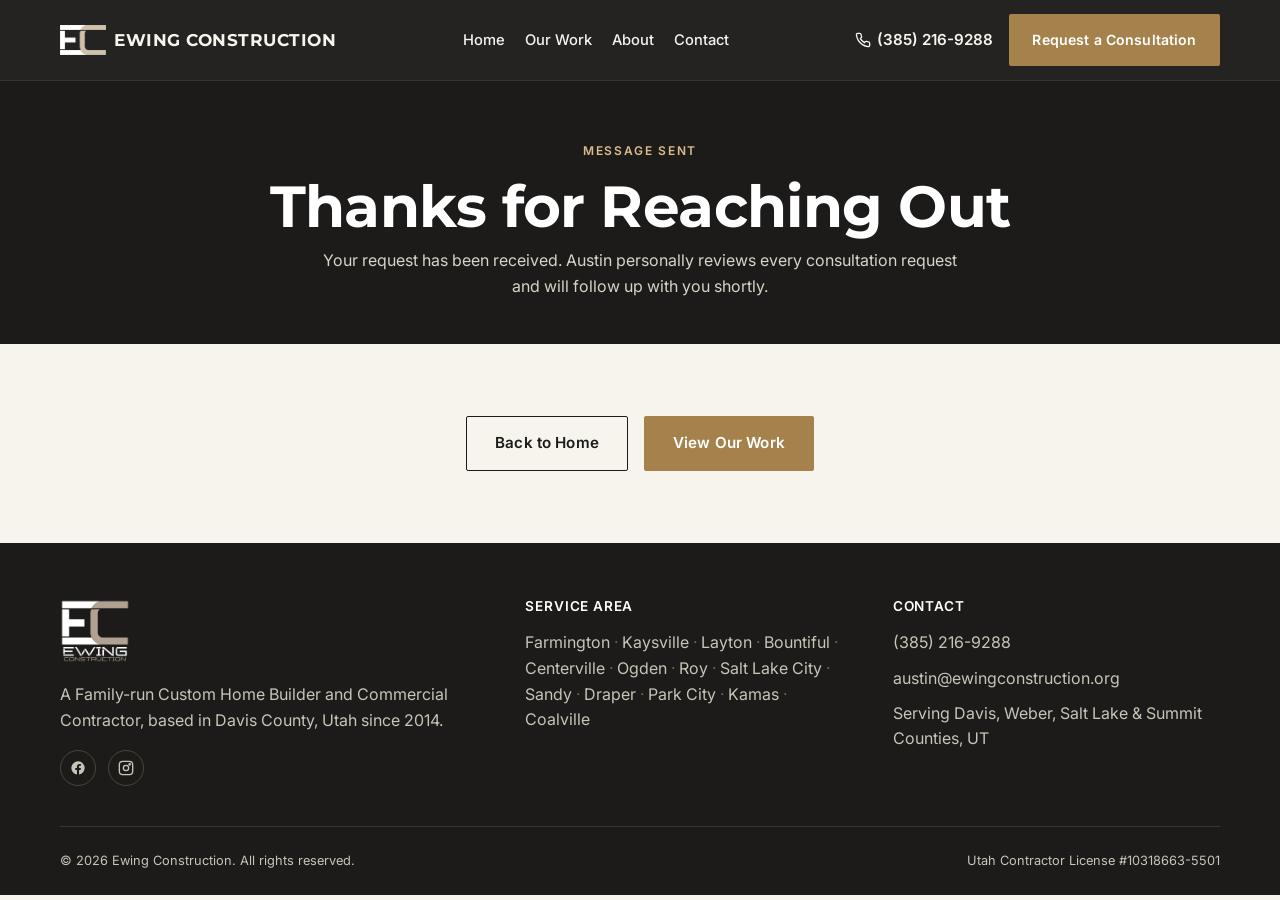
<file: thank-you.html>
<!doctype html>
<html lang="en">
<head>
<meta charset="UTF-8">
<meta name="viewport" content="width=device-width, initial-scale=1.0">
<title>Thank You | Ewing Construction</title>
<meta name="description" content="Thank you for reaching out to Ewing Construction. We'll be in touch shortly.">
<meta name="robots" content="noindex">
<link rel="icon" type="image/png" href="images/favicon-32.png">
<link rel="apple-touch-icon" href="images/apple-touch-icon.png">
<link rel="preconnect" href="https://fonts.googleapis.com">
<link rel="preconnect" href="https://fonts.gstatic.com" crossorigin>
<link href="https://fonts.googleapis.com/css2?family=Montserrat:wght@500;600;700&family=Inter:wght@400;500;600;700&display=swap" rel="stylesheet">
<link rel="stylesheet" href="css/style.css">
</head>
<body>

<header class="site-header">
  <div class="header-inner">
    <a href="index.html" class="logo"><span class="logo-icon"><img src="images/logo-icon-transparent.png" alt=""></span><span class="logo-text">EWING <span class="accent">CONSTRUCTION</span></span></a>
    <nav class="main-nav" aria-label="Primary">
      <ul>
        <li><a href="index.html">Home</a></li>
        <li><a href="portfolio.html">Our Work</a></li>
        <li><a href="about.html">About</a></li>
        <li><a href="contact.html">Contact</a></li>
      </ul>
    </nav>
    <div class="header-actions">
      <a class="header-phone" href="tel:+13852169288">
        <svg width="16" height="16" viewBox="0 0 24 24" fill="none" stroke="currentColor" stroke-width="2"><path d="M22 16.92v3a2 2 0 0 1-2.18 2 19.79 19.79 0 0 1-8.63-3.07 19.5 19.5 0 0 1-6-6 19.79 19.79 0 0 1-3.07-8.67A2 2 0 0 1 4.11 2h3a2 2 0 0 1 2 1.72c.127.96.362 1.903.7 2.81a2 2 0 0 1-.45 2.11L8.09 9.91a16 16 0 0 0 6 6l1.27-1.27a2 2 0 0 1 2.11-.45c.907.338 1.85.573 2.81.7A2 2 0 0 1 22 16.92z"/></svg>
        (385) 216-9288
      </a>
      <a href="contact.html" class="btn btn-primary">Request a Consultation</a>
      <button class="nav-toggle" aria-label="Toggle menu" aria-expanded="false"><span></span></button>
    </div>
  </div>
  <nav class="mobile-nav" aria-label="Mobile">
    <a href="index.html">Home</a>
    <a href="portfolio.html">Our Work</a>
    <a href="about.html">About</a>
    <a href="contact.html">Contact</a>
    <a class="mobile-phone" href="tel:+13852169288">(385) 216-9288</a>
    <a href="contact.html" class="btn btn-primary btn-block">Request a Consultation</a>
  </nav>
</header>

<main>
  <section class="page-hero" style="text-align:center;">
    <div class="container">
      <span class="eyebrow">Message Sent</span>
      <h1>Thanks for Reaching Out</h1>
      <p style="margin:0 auto;">Your request has been received. Austin personally reviews every consultation request and will follow up with you shortly.</p>
    </div>
  </section>
  <section class="text-center">
    <div class="container">
      <a href="index.html" class="btn btn-outline">Back to Home</a>
      <a href="portfolio.html" class="btn btn-primary" style="margin-left:0.75rem;">View Our Work</a>
    </div>
  </section>
</main>

<footer class="site-footer">
  <div class="container">
    <div class="footer-grid">
      <div>
        <a href="index.html" class="footer-logo footer-logo-img"><img src="images/logo-transparent.png" alt="Ewing Construction"></a>
        <p>A Family-run Custom Home Builder and Commercial Contractor, based in Davis County, Utah since 2014.</p>
        <div class="footer-social">
          <a href="#" aria-label="Ewing Construction on Facebook">
            <svg width="16" height="16" viewBox="0 0 24 24" fill="currentColor"><path d="M22 12a10 10 0 1 0-11.56 9.88v-6.99H7.9V12h2.54V9.8c0-2.5 1.49-3.89 3.78-3.89 1.1 0 2.24.2 2.24.2v2.46h-1.26c-1.24 0-1.63.77-1.63 1.56V12h2.78l-.44 2.89h-2.34v6.99A10 10 0 0 0 22 12z"/></svg>
          </a>
          <a href="#" aria-label="Ewing Construction on Instagram">
            <svg width="16" height="16" viewBox="0 0 24 24" fill="none" stroke="currentColor" stroke-width="2"><rect x="2" y="2" width="20" height="20" rx="5"/><circle cx="12" cy="12" r="4"/><circle cx="17.5" cy="6.5" r="1"/></svg>
          </a>
        </div>
      </div>
      <div>
        <h4>Service Area</h4>
        <ul class="footer-service-areas">
          <li>Farmington</li><li>Kaysville</li><li>Layton</li><li>Bountiful</li><li>Centerville</li><li>Ogden</li><li>Roy</li><li>Salt Lake City</li><li>Sandy</li><li>Draper</li><li>Park City</li><li>Kamas</li><li>Coalville</li>
        </ul>
      </div>
      <div>
        <h4>Contact</h4>
        <ul class="footer-links">
          <li><a href="tel:+13852169288">(385) 216-9288</a></li>
          <li><a href="mailto:austin@ewingconstruction.org">austin@ewingconstruction.org</a></li>
          <li>Serving Davis, Weber, Salt Lake &amp; Summit Counties, UT</li>
        </ul>
      </div>
    </div>
    <div class="footer-bottom">
      <span>&copy; <span data-current-year>2026</span> Ewing Construction. All rights reserved.</span>
      <span>Utah Contractor License #10318663-5501</span>
    </div>
  </div>
</footer>

<script src="js/main.js"></script>
</body>
</html>
</file>
<file: css/style.css>
/* ==========================================================================
   Ewing Construction: Shared Stylesheet
   Mobile-first, no framework, CSS custom properties for theming.
   ========================================================================== */

:root {
  --color-charcoal: #1c1b19;
  --color-charcoal-soft: #262420;
  --color-cream: #f7f4ee;
  --color-cream-dark: #efe9df;
  --color-white: #ffffff;
  --color-text: #2b2a26;
  --color-text-light: #6b6459;
  --color-accent: #a5824c;
  --color-accent-dark: #8a6b3a;
  --color-border: #e3ddd0;

  --font-display: "Montserrat", -apple-system, BlinkMacSystemFont, "Segoe UI", sans-serif;
  --font-body: "Inter", -apple-system, BlinkMacSystemFont, "Segoe UI", sans-serif;

  --max-width: 1200px;
  --radius: 2px;
  --shadow-sm: 0 1px 3px rgba(28, 27, 25, 0.08);
  --shadow-md: 0 8px 24px rgba(28, 27, 25, 0.12);
  --transition: 200ms ease;
}

/* ---- Reset ---- */
*, *::before, *::after { box-sizing: border-box; }
html { scroll-behavior: smooth; }
body {
  margin: 0;
  font-family: var(--font-body);
  color: var(--color-text);
  background: var(--color-cream);
  line-height: 1.6;
  -webkit-font-smoothing: antialiased;
}
img { max-width: 100%; display: block; }
a { color: inherit; text-decoration: none; }
ul { margin: 0; padding: 0; list-style: none; }
h1, h2, h3, h4 {
  font-family: var(--font-display);
  font-weight: 600;
  line-height: 1.15;
  margin: 0 0 0.5em;
  color: var(--color-charcoal);
  letter-spacing: -0.01em;
}
h1 { font-size: clamp(2.1rem, 5vw + 1rem, 3.6rem); font-weight: 700; }
h2 { font-size: clamp(1.7rem, 3vw + 1rem, 2.5rem); }
h3 { font-size: clamp(1.2rem, 1.5vw + 1rem, 1.5rem); }
p { margin: 0 0 1em; }
.container {
  max-width: var(--max-width);
  margin: 0 auto;
  padding: 0 1.25rem;
}
section { padding: 4.5rem 0; }
@media (max-width: 640px) {
  section { padding: 3rem 0; }
}
.eyebrow {
  display: inline-block;
  font-family: var(--font-body);
  font-size: 0.75rem;
  font-weight: 600;
  letter-spacing: 0.14em;
  text-transform: uppercase;
  color: var(--color-accent-dark);
  margin-bottom: 0.75rem;
}
.section-head { max-width: 640px; margin-bottom: 2.5rem; }
.section-head.center { margin-left: auto; margin-right: auto; text-align: center; }
.lede { font-size: 1.1rem; color: var(--color-text-light); }

/* ---- Buttons ---- */
.btn {
  display: inline-flex;
  align-items: center;
  justify-content: center;
  gap: 0.5rem;
  padding: 0.9rem 1.75rem;
  border-radius: var(--radius);
  font-family: var(--font-body);
  font-weight: 600;
  font-size: 0.95rem;
  letter-spacing: 0.01em;
  border: 1px solid transparent;
  cursor: pointer;
  white-space: nowrap;
  transition: background var(--transition), color var(--transition), border-color var(--transition), transform var(--transition);
}
.btn-primary {
  background: var(--color-accent);
  color: var(--color-white);
}
.btn-primary:hover { background: var(--color-accent-dark); }
.btn-outline {
  background: transparent;
  border-color: currentColor;
  color: var(--color-charcoal);
}
.btn-outline:hover { background: var(--color-charcoal); color: var(--color-white); }
.btn-light {
  background: var(--color-white);
  color: var(--color-charcoal);
}
.btn-light:hover { background: var(--color-cream-dark); }
.btn-block { width: 100%; }

/* ---- Header ---- */
.site-header {
  position: sticky;
  top: 0;
  z-index: 100;
  background: rgba(28, 27, 25, 0.96);
  backdrop-filter: saturate(140%) blur(6px);
  border-bottom: 1px solid rgba(255, 255, 255, 0.08);
  transition: box-shadow var(--transition);
}
.site-header.is-scrolled { box-shadow: var(--shadow-sm); }
.header-inner {
  display: flex;
  align-items: center;
  justify-content: space-between;
  gap: 1rem;
  padding: 0.9rem 1.25rem;
  max-width: var(--max-width);
  margin: 0 auto;
}
.logo {
  display: inline-flex;
  align-items: center;
  gap: 0.4rem;
  white-space: nowrap;
  flex-shrink: 0;
  min-width: 0;
}
.logo-icon {
  display: inline-flex;
  align-items: center;
  line-height: 0;
  flex-shrink: 0;
}
.logo-icon img {
  height: 24px;
  width: auto;
  display: block;
}
.logo-text {
  font-family: var(--font-display);
  font-weight: 700;
  font-size: 0.82rem;
  letter-spacing: 0.02em;
  text-transform: uppercase;
  color: var(--color-cream);
}
.logo-text .accent { color: inherit; }
@media (min-width: 400px) {
  .logo { gap: 0.55rem; }
  .logo-icon img { height: 28px; }
  .logo-text { font-size: 0.98rem; letter-spacing: 0.03em; }
}
@media (min-width: 640px) {
  .logo-icon img { height: 30px; }
  .logo-text { font-size: 1.05rem; }
}
.footer-logo-img {
  display: inline-block;
  margin-bottom: 0.75rem;
}
.footer-logo-img img {
  height: 64px;
  width: auto;
  display: block;
}
.main-nav {
  display: none;
  flex-shrink: 0;
}
.main-nav ul { display: flex; gap: 1.25rem; }
.main-nav a {
  font-size: 0.92rem;
  font-weight: 500;
  color: var(--color-cream);
  position: relative;
  padding: 0.25rem 0;
  white-space: nowrap;
}
.main-nav a:hover, .main-nav a[aria-current="page"] { color: var(--color-accent); }
.header-actions {
  display: flex;
  align-items: center;
  gap: 1rem;
  flex-shrink: 0;
}
.header-actions > .btn {
  display: none;
  padding: 0.85rem 1.4rem;
  font-size: 0.88rem;
}
.header-phone {
  display: none;
  align-items: center;
  gap: 0.4rem;
  font-weight: 600;
  font-size: 0.95rem;
  color: var(--color-cream);
  white-space: nowrap;
}
.header-phone svg { flex-shrink: 0; }
.nav-toggle {
  display: inline-flex;
  align-items: center;
  justify-content: center;
  width: 42px;
  height: 42px;
  border: 1px solid rgba(255, 255, 255, 0.2);
  background: transparent;
  border-radius: var(--radius);
  cursor: pointer;
}
.nav-toggle span,
.nav-toggle span::before,
.nav-toggle span::after {
  display: block;
  width: 18px;
  height: 2px;
  background: var(--color-cream);
  position: relative;
  transition: transform var(--transition);
}
.nav-toggle span::before,
.nav-toggle span::after { content: ""; position: absolute; }
.nav-toggle span::before { top: -6px; }
.nav-toggle span::after { top: 6px; }

.mobile-nav {
  display: none;
  flex-direction: column;
  border-top: 1px solid rgba(255, 255, 255, 0.08);
  background: var(--color-charcoal);
}
.mobile-nav.is-open { display: flex; }
.mobile-nav a {
  display: block;
  padding: 1rem 1.25rem;
  border-bottom: 1px solid rgba(255, 255, 255, 0.08);
  font-weight: 500;
  color: var(--color-cream);
}
.mobile-nav .mobile-phone {
  padding: 1rem 1.25rem;
  font-weight: 700;
  color: var(--color-accent);
}
.mobile-nav .btn { margin: 1rem 1.25rem; width: calc(100% - 2.5rem); }

@media (min-width: 1280px) {
  .main-nav { display: block; }
  .header-phone { display: inline-flex; }
  .header-actions > .btn { display: inline-flex; }
  .nav-toggle { display: none; }
  .mobile-nav { display: none !important; }
}

/* ---- Hero ---- */
.hero {
  position: relative;
  background: var(--color-charcoal);
  color: var(--color-white);
}
.hero-media {
  position: relative;
}
.hero-content {
  padding: 4rem 1.25rem 3.5rem;
}
.hero .eyebrow { color: #d8bd8a; }
.hero h1 { color: var(--color-white); font-size: clamp(2.4rem, 6vw + 1rem, 4.4rem); }
.hero .lede { color: #d9d4c8; font-size: 1.2rem; }
.hero-ctas {
  display: flex;
  flex-wrap: wrap;
  justify-content: center;
  gap: 1.1rem;
  margin-top: 2.25rem;
}

/* ---- Placeholder image blocks ---- */
.placeholder-img {
  position: relative;
  display: flex;
  align-items: center;
  justify-content: center;
  text-align: center;
  width: 100%;
  min-width: 0;
  background: repeating-linear-gradient(
    135deg,
    var(--color-cream-dark),
    var(--color-cream-dark) 10px,
    #e6dfd0 10px,
    #e6dfd0 20px
  );
  border: 1px dashed #b9ac8f;
  border-radius: var(--radius);
  color: #7a6f57;
  font-size: 0.85rem;
  font-weight: 600;
  padding: 1rem;
  line-height: 1.4;
}
.placeholder-img::before {
  content: "📷";
  display: block;
  font-size: 1.5rem;
  margin-bottom: 0.4rem;
}
.placeholder-img span { max-width: 22ch; }
.ph-16x9 { aspect-ratio: 16 / 9; }
.ph-4x3 { aspect-ratio: 4 / 3; }
.ph-1x1 { aspect-ratio: 1 / 1; }
.ph-3x4 { aspect-ratio: 3 / 4; }

/* ---- Real project photos (portfolio cards) ---- */
.project-photo {
  width: 100%;
  aspect-ratio: 4 / 3;
  object-fit: cover;
  display: block;
}
.project-photo-square {
  width: 100%;
  aspect-ratio: 1 / 1;
  object-fit: cover;
  display: block;
}
.hero-photo {
  width: 100%;
  aspect-ratio: 16 / 9;
  object-fit: cover;
  display: block;
  border-radius: var(--radius);
}
.hero .placeholder-img {
  border-color: #6b6459;
  background: repeating-linear-gradient(135deg, #262420, #262420 10px, #302d27 10px, #302d27 20px);
  color: #b9ac8f;
}

/* ---- Trust bar ---- */
.trust-bar {
  background: var(--color-charcoal-soft);
  color: var(--color-white);
  padding: 2.25rem 0;
}
.trust-grid {
  display: grid;
  grid-template-columns: 1fr;
  gap: 1.75rem;
  text-align: center;
}
.trust-item .num {
  font-family: var(--font-display);
  font-weight: 700;
  font-size: 1.9rem;
  color: #d8bd8a;
  display: block;
}
.trust-item .label {
  font-size: 0.85rem;
  color: #c9c4b8;
  letter-spacing: 0.02em;
}
@media (min-width: 720px) {
  .trust-grid { grid-template-columns: repeat(3, 1fr); }
}

/* ---- Cards / grids ---- */
.grid {
  display: grid;
  gap: 1.75rem;
  grid-template-columns: 1fr;
}
@media (min-width: 640px) {
  .grid-2 { grid-template-columns: repeat(2, 1fr); }
}
@media (min-width: 900px) {
  .grid-3 { grid-template-columns: repeat(3, 1fr); }
  .grid-4 { grid-template-columns: repeat(4, 1fr); }
}

.project-card {
  background: var(--color-white);
  border: 1px solid var(--color-border);
  border-radius: var(--radius);
  overflow: hidden;
  transition: transform var(--transition), box-shadow var(--transition);
}
.project-card:hover { transform: translateY(-3px); box-shadow: var(--shadow-md); }
.project-card-body { padding: 1.5rem; }
.project-tag {
  display: inline-block;
  font-size: 0.7rem;
  font-weight: 700;
  letter-spacing: 0.08em;
  text-transform: uppercase;
  color: var(--color-accent-dark);
  background: #f1e6cf;
  padding: 0.3rem 0.6rem;
  border-radius: var(--radius);
  margin-bottom: 0.75rem;
}
.project-photo-wrap { position: relative; }
.project-photo-wrap::before {
  content: "";
  position: absolute;
  top: 0; left: 0; right: 0;
  height: 55%;
  background: linear-gradient(to bottom, rgba(0, 0, 0, 0.45), rgba(0, 0, 0, 0));
  pointer-events: none;
}
.project-tag-overlay {
  position: absolute;
  top: 1rem;
  left: 1rem;
  font-family: "Space Grotesk", var(--font-body);
  font-size: 0.75rem;
  font-weight: 600;
  letter-spacing: 0.12em;
  text-transform: uppercase;
  color: #fdfcfa;
  text-shadow: 0 1px 4px rgba(0, 0, 0, 0.45);
}
.project-meta {
  font-size: 0.85rem;
  color: var(--color-text-light);
  margin-bottom: 0.5rem;
}
.project-card p:last-child { margin-bottom: 0; color: var(--color-text-light); font-size: 0.95rem; }
.project-card a.card-link {
  margin-top: 1rem;
  display: inline-block;
  font-weight: 600;
  font-size: 0.9rem;
  color: var(--color-accent-dark);
}

/* ---- Why choose us ---- */
.feature-item {
  padding: 1.75rem;
  background: var(--color-white);
  border: 1px solid var(--color-border);
  border-radius: var(--radius);
}
.feature-item .icon {
  width: 44px;
  height: 44px;
  border-radius: 50%;
  background: #f1e6cf;
  color: var(--color-accent-dark);
  display: flex;
  align-items: center;
  justify-content: center;
  margin-bottom: 1rem;
  font-family: var(--font-display);
  font-weight: 600;
  font-size: 1.2rem;
}
.feature-item .icon.icon-pill {
  width: auto;
  min-width: 44px;
  padding: 0 0.75rem;
  font-size: 0.85rem;
  white-space: nowrap;
}
.feature-item .icon.icon-bare {
  width: fit-content;
  height: auto;
  min-width: 0;
  background: transparent;
  border-radius: 0;
  padding: 0;
  justify-content: flex-start;
}
.feature-item h3 { margin-bottom: 0.4rem; }
.feature-item p { color: var(--color-text-light); margin: 0; font-size: 0.95rem; }

/* ---- Testimonial ---- */
.testimonial {
  background: var(--color-charcoal);
  color: var(--color-white);
  border-radius: var(--radius);
  padding: 2.75rem;
  text-align: center;
}
.testimonial blockquote {
  margin: 0 auto 1.25rem;
  max-width: 720px;
  font-family: var(--font-display);
  font-size: clamp(1.2rem, 2vw + 0.8rem, 1.7rem);
  font-weight: 500;
  line-height: 1.4;
}
.testimonial cite {
  font-style: normal;
  font-size: 0.85rem;
  color: #c9c4b8;
  letter-spacing: 0.03em;
}
.placeholder-note {
  display: inline-block;
  margin-top: 1rem;
  font-size: 0.75rem;
  font-weight: 700;
  letter-spacing: 0.04em;
  color: #302d27;
  background: #d8bd8a;
  padding: 0.35rem 0.75rem;
  border-radius: var(--radius);
}

/* ---- Section variants ---- */
.section-alt { background: var(--color-white); }
.section-dark {
  background: var(--color-charcoal);
  color: var(--color-white);
}
.section-dark h2, .section-dark h3 { color: var(--color-white); }
.section-dark p { color: #c9c4b8; }

/* ---- Two-column layout ---- */
.split {
  display: grid;
  gap: 2.5rem;
  align-items: center;
  grid-template-columns: 1fr;
}
@media (min-width: 900px) {
  .split { grid-template-columns: 1fr 1fr; }
  .split.reverse > *:first-child { order: 2; }
}

.gallery-strip {
  display: grid;
  grid-template-columns: repeat(3, 1fr);
  gap: 0.6rem;
  margin-top: 1rem;
}

/* ---- Team ---- */
.team-card { text-align: center; }
.team-card .placeholder-img { border-radius: 50%; margin: 0 auto 1rem; max-width: 220px; }
.team-card h3 { margin-bottom: 0.15rem; }
.team-card .role {
  font-size: 0.85rem;
  font-weight: 600;
  letter-spacing: 0.04em;
  text-transform: uppercase;
  color: var(--color-accent-dark);
  margin-bottom: 0.75rem;
  display: block;
}

/* ---- Contact page: split card layout ---- */
.contact-card {
  display: grid;
  grid-template-columns: 1fr;
  border: 1px solid var(--color-border);
  border-radius: 12px;
  overflow: hidden;
}
@media (min-width: 900px) {
  .contact-card { grid-template-columns: 35% 65%; }
}
.contact-panel {
  background: #2E2A22;
  color: #F3EFE6;
  padding: 3rem 2.25rem;
  display: flex;
  align-items: center;
  position: relative;
  overflow: hidden;
}
.contact-panel-content { position: relative; z-index: 1; }
.contact-panel h2 {
  font-family: "Fraunces", var(--font-display);
  font-weight: 600;
  color: #F3EFE6;
  font-size: clamp(1.6rem, 2vw + 1.2rem, 2.1rem);
  margin-bottom: 0.75rem;
}
.contact-panel-content > p {
  color: #d9d2c2;
  margin-bottom: 2rem;
}
.info-block { margin-bottom: 1.5rem; }
.info-block:last-child { margin-bottom: 0; }
.info-label {
  display: block;
  font-family: "Space Grotesk", var(--font-body);
  font-size: 0.7rem;
  font-weight: 600;
  letter-spacing: 0.12em;
  text-transform: uppercase;
  color: #b9ac8f;
  margin-bottom: 0.3rem;
}
.info-value {
  font-size: 1.05rem;
  font-weight: 500;
  color: #F3EFE6;
}
.contact-form-panel {
  background: var(--color-white);
  padding: 2.5rem;
}
.contact-form-panel .btn-primary {
  background: #2E2A22;
  color: #F3EFE6;
  font-family: "Space Grotesk", var(--font-body);
}
.contact-form-panel .btn-primary:hover { background: #1f1c17; }

.form-row-3 {
  display: grid;
  grid-template-columns: repeat(3, 1fr);
  gap: 1rem;
  margin-bottom: 1.25rem;
}
@media (max-width: 480px) {
  .form-row-3 { grid-template-columns: 1fr; }
}
.compact-question label {
  display: block;
  font-weight: 600;
  font-size: 0.8rem;
  margin-bottom: 0.4rem;
}
.compact-question .pill-group { gap: 0.4rem; }
.compact-question .pill-option span { padding: 0.5rem 0.85rem; font-size: 0.8rem; }

/* ---- Form ---- */
.form-row { margin-bottom: 1.25rem; }
.form-row label {
  display: block;
  font-weight: 600;
  font-size: 0.85rem;
  margin-bottom: 0.4rem;
}
.form-row input,
.form-row select,
.form-row textarea {
  width: 100%;
  padding: 0.8rem 0.9rem;
  border: 1px solid var(--color-border);
  border-radius: var(--radius);
  font-family: var(--font-body);
  font-size: 0.95rem;
  background: var(--color-cream);
  color: var(--color-text);
}
.form-row input:focus,
.form-row select:focus,
.form-row textarea:focus {
  outline: 2px solid var(--color-accent);
  outline-offset: 1px;
}
.form-row-2 {
  display: grid;
  gap: 1.25rem;
}
@media (min-width: 640px) {
  .form-row-2 { grid-template-columns: 1fr 1fr; }
}

/* ---- Contact form: pill radios, timeline ---- */
.conditional-eyebrow {
  display: block;
  font-size: 0.75rem;
  font-weight: 700;
  letter-spacing: 0.06em;
  text-transform: uppercase;
  color: var(--color-accent-dark);
  margin: 0.5rem 0 0.9rem;
}

.pill-group {
  display: flex;
  flex-wrap: wrap;
  gap: 0.6rem;
}
.pill-option { position: relative; }
.pill-option input {
  position: absolute;
  opacity: 0;
  width: 1px;
  height: 1px;
  overflow: hidden;
}
.pill-option span {
  display: inline-flex;
  align-items: center;
  padding: 0.55rem 1.1rem;
  border: 1px solid var(--color-border);
  border-radius: 999px;
  background: var(--color-cream);
  font-size: 0.85rem;
  font-weight: 600;
  cursor: pointer;
  transition: background var(--transition), color var(--transition), border-color var(--transition);
}
.pill-option input:checked + span {
  background: var(--color-charcoal);
  border-color: var(--color-charcoal);
  color: var(--color-white);
}
.pill-option input:focus-visible + span {
  outline: 2px solid var(--color-accent);
  outline-offset: 2px;
}

.timeline-row {
  display: flex;
  flex-wrap: wrap;
  gap: 0.75rem;
}
.timeline-row select { flex: 1 1 130px; }
.not-sure-check {
  display: flex;
  align-items: center;
  gap: 0.5rem;
  margin-top: 0.65rem;
  font-size: 0.85rem;
  font-weight: 500;
  color: var(--color-text-light);
}
.not-sure-check input { width: 16px; height: 16px; accent-color: var(--color-accent); }
.contact-info-item {
  display: flex;
  gap: 0.9rem;
  margin-bottom: 1.5rem;
}
.contact-info-item .icon {
  width: 40px;
  height: 40px;
  flex-shrink: 0;
  border-radius: 50%;
  background: #f1e6cf;
  color: var(--color-accent-dark);
  display: flex;
  align-items: center;
  justify-content: center;
}
.contact-info-item h3 { margin-bottom: 0.2rem; font-size: 1.05rem; }
.contact-info-item p { margin: 0; color: var(--color-text-light); font-size: 0.95rem; }

/* ---- Footer ---- */
.site-footer {
  background: var(--color-charcoal);
  color: #c9c4b8;
  padding: 3.5rem 0 1.5rem;
}
.footer-grid {
  display: grid;
  gap: 2.5rem;
  grid-template-columns: 1fr;
  margin-bottom: 2.5rem;
}
@media (min-width: 720px) {
  .footer-grid { grid-template-columns: 1.3fr 1fr 1fr; }
}
.footer-logo {
  font-family: var(--font-display);
  font-size: 1.3rem;
  color: var(--color-white);
  margin-bottom: 0.75rem;
  display: inline-block;
}
.site-footer h4 {
  color: var(--color-white);
  font-family: var(--font-body);
  font-size: 0.85rem;
  letter-spacing: 0.06em;
  text-transform: uppercase;
  margin-bottom: 1rem;
}
.site-footer a:hover { color: var(--color-white); }
.footer-service-areas li {
  display: inline;
}
.footer-service-areas li:not(:last-child)::after {
  content: " · ";
  color: #6b6459;
}
.footer-links li { margin-bottom: 0.6rem; }
.footer-social {
  display: flex;
  gap: 0.75rem;
  margin-top: 1rem;
}
.footer-social a {
  width: 36px;
  height: 36px;
  border: 1px solid #4a453c;
  border-radius: 50%;
  display: flex;
  align-items: center;
  justify-content: center;
}
.footer-bottom {
  border-top: 1px solid #3a362e;
  padding-top: 1.5rem;
  font-size: 0.8rem;
  display: flex;
  flex-wrap: wrap;
  gap: 0.75rem 1.5rem;
  justify-content: space-between;
}

/* ---- Page hero (interior pages) ---- */
.page-hero {
  background: var(--color-charcoal);
  color: var(--color-white);
  padding: 3.5rem 0 2.75rem;
}
.page-hero .eyebrow { color: #d8bd8a; }
.page-hero h1 { color: var(--color-white); margin-bottom: 0.6rem; }
.page-hero p { color: #d9d4c8; max-width: 640px; margin: 0; }

/* ---- Utility ---- */
.text-center { text-align: center; }
.mt-0 { margin-top: 0; }
.visually-hidden {
  position: absolute !important;
  width: 1px !important;
  height: 1px !important;
  padding: 0 !important;
  margin: -1px !important;
  overflow: hidden !important;
  clip: rect(0, 0, 0, 0) !important;
  white-space: nowrap !important;
  border: 0 !important;
}
.cta-band {
  background: var(--color-accent);
  color: var(--color-white);
  text-align: center;
  padding: 3.5rem 0;
}
.cta-band h2 { color: var(--color-white); }
.cta-band p { color: #fbf3e4; }
</file>
